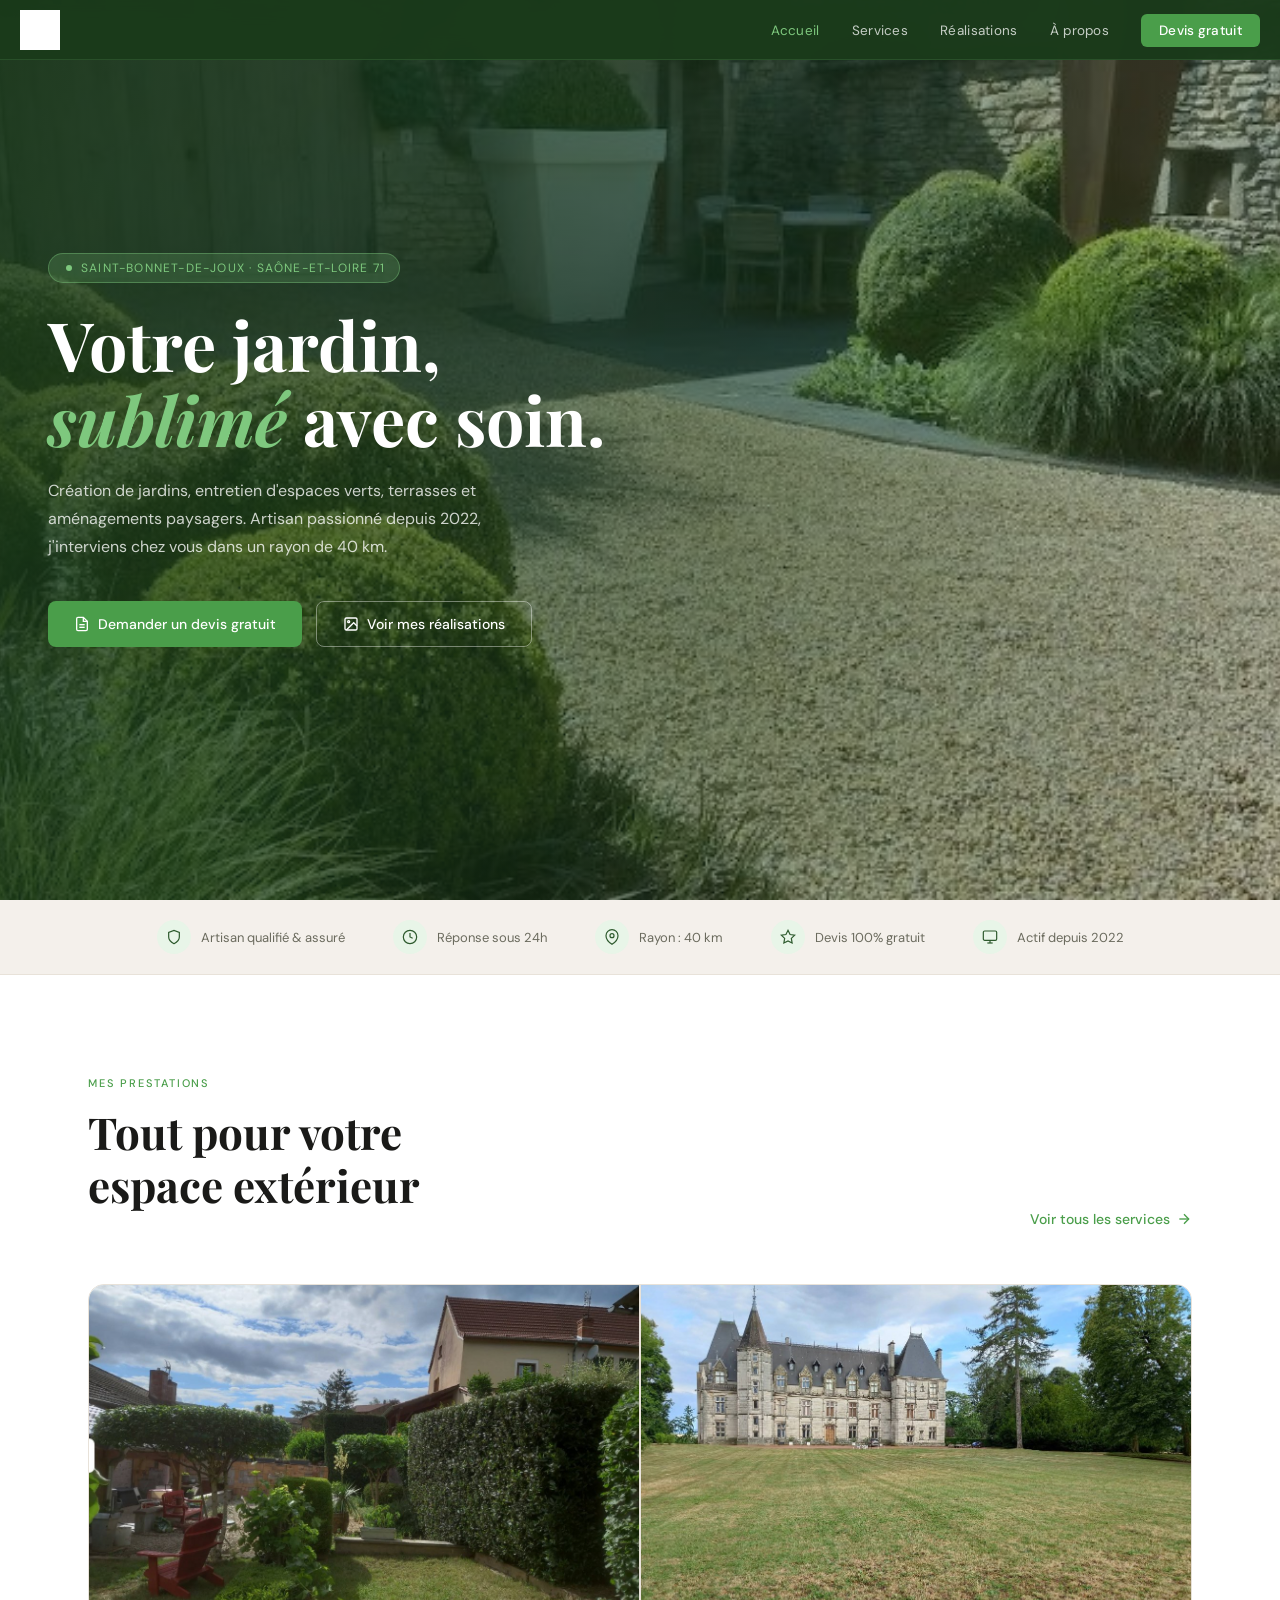
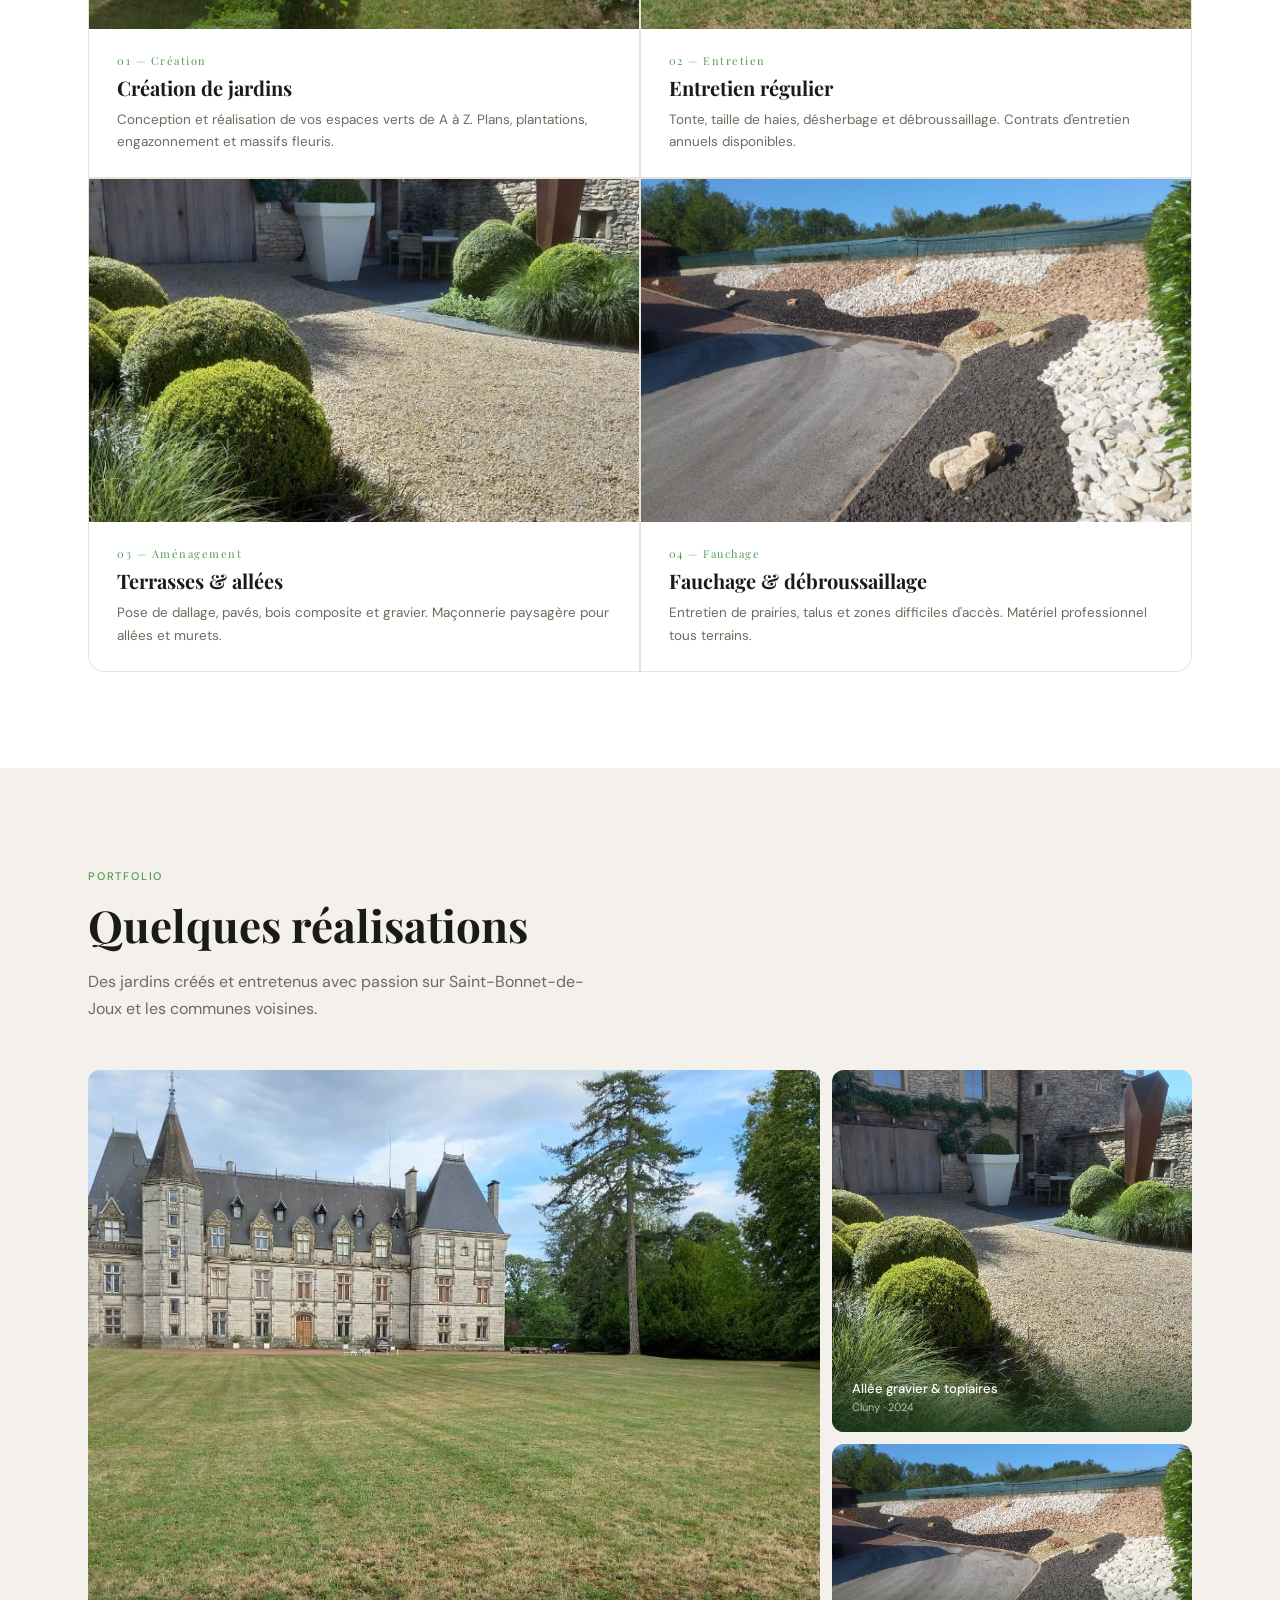
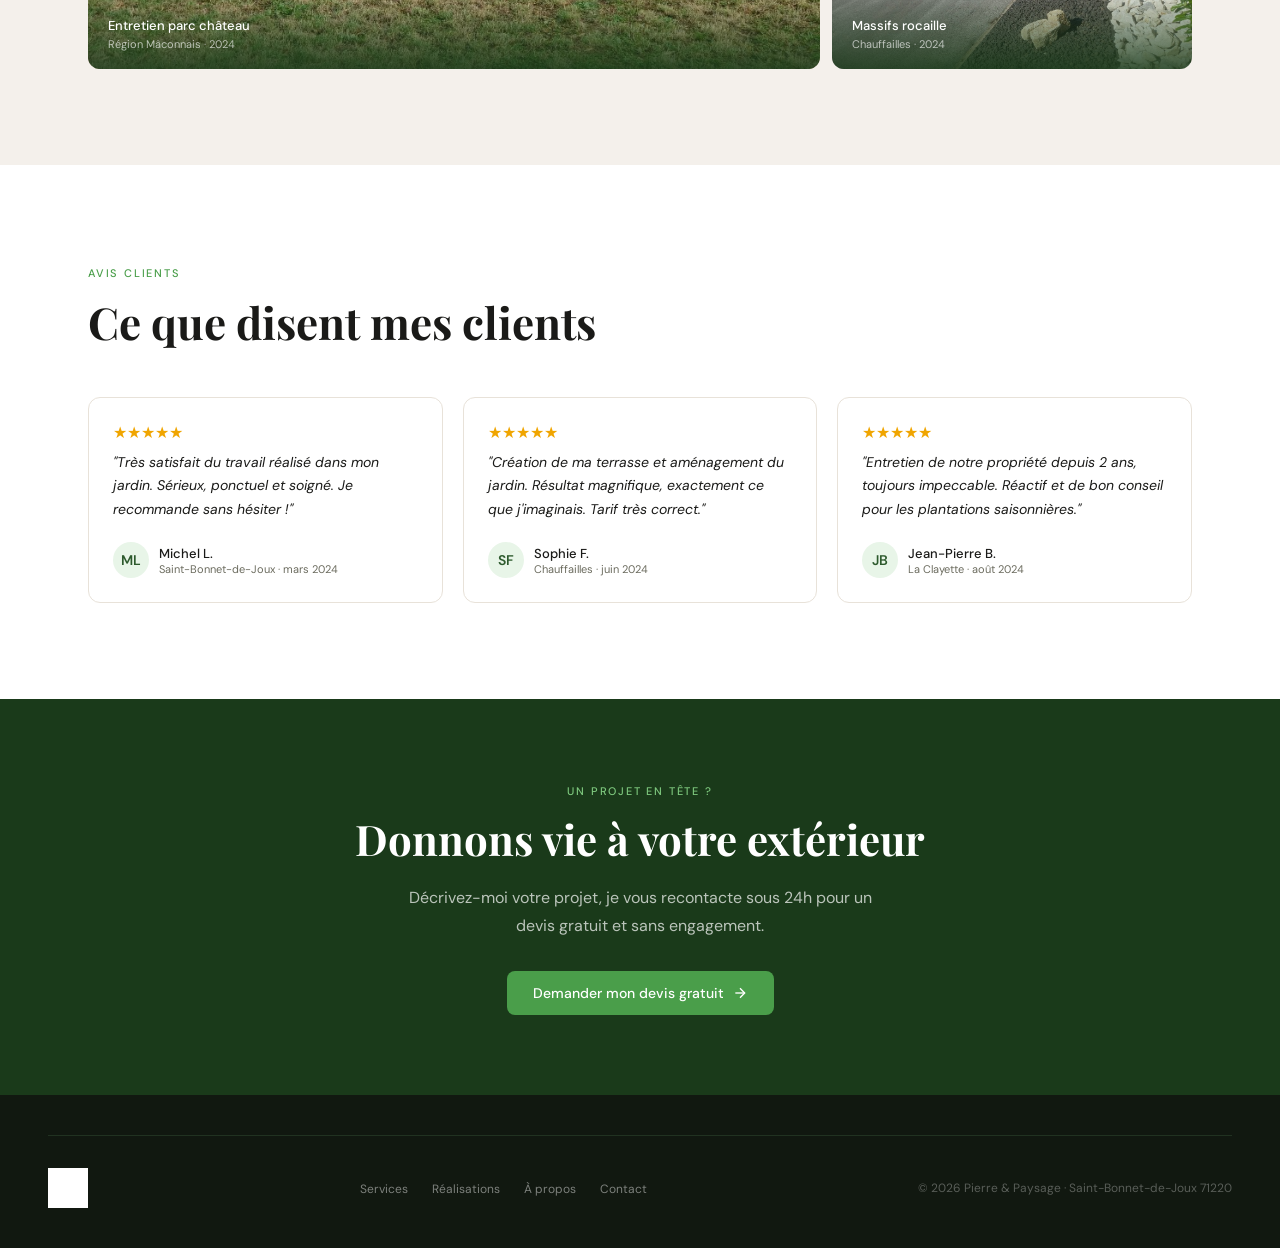
<file: index.html>
<!DOCTYPE html>
<html lang="fr">
<head>
<meta charset="UTF-8">
<meta name="viewport" content="width=device-width, initial-scale=1.0">
<title>Pierre & Paysage – Paysagiste à Saint-Bonnet-de-Joux (71)</title>
<link rel="preconnect" href="https://fonts.googleapis.com">
<link href="https://fonts.googleapis.com/css2?family=Playfair+Display:ital,wght@0,400;0,700;1,400&family=DM+Sans:wght@300;400;500&display=swap" rel="stylesheet">
<link rel="stylesheet" href="style.css">
</head>
<body>

<nav>
  <a href="index.html" class="nav-logo"><img src="assets/logo.jpg" alt="Pierre & Paysage"></a>
  <button class="hamburger" id="hamburger" aria-label="Menu"><span></span><span></span><span></span></button>
  <ul class="nav-links" id="navLinks"><li><a href="index.html" class="active">Accueil</a></li><li><a href="services.html">Services</a></li><li><a href="realisations.html">Réalisations</a></li><li><a href="apropos.html">À propos</a></li><li><a href="contact.html" class="nav-cta">Devis gratuit</a></li></ul>
</nav>

<!-- ===== ACCUEIL ===== -->
<div class="page" id="page-accueil">
  <section class="hero">
    <div class="hero-bg" style="background-image:url('assets/photo1.jpg')"></div>
    <div class="hero-overlay"></div>
    <div class="hero-content">
      <div class="hero-badge"><svg width="12" height="12" viewBox="0 0 12 12" fill="currentColor"><circle cx="6" cy="6" r="3"/></svg> Saint-Bonnet-de-Joux · Saône-et-Loire 71</div>
      <h1>Votre jardin,<br><em>sublimé</em> avec soin.</h1>
      <p class="hero-desc">Création de jardins, entretien d'espaces verts, terrasses et aménagements paysagers. Artisan passionné depuis 2022, j'interviens chez vous dans un rayon de 40 km.</p>
      <div class="hero-btns">
        <a href="contact.html" class="btn btn-green"><svg width="16" height="16" viewBox="0 0 24 24" fill="none" stroke="currentColor" stroke-width="2"><path d="M14 2H6a2 2 0 0 0-2 2v16a2 2 0 0 0 2 2h12a2 2 0 0 0 2-2V8z"/><polyline points="14 2 14 8 20 8"/><line x1="16" y1="13" x2="8" y2="13"/><line x1="16" y1="17" x2="8" y2="17"/></svg> Demander un devis gratuit</a>
        <a href="realisations.html" class="btn btn-outline"><svg width="16" height="16" viewBox="0 0 24 24" fill="none" stroke="currentColor" stroke-width="2"><rect x="3" y="3" width="18" height="18" rx="2"/><circle cx="8.5" cy="8.5" r="1.5"/><polyline points="21 15 16 10 5 21"/></svg> Voir mes réalisations</a>
      </div>
    </div>
  </section>

  <div class="trust-bar">
    <div class="trust-inner">
      <div class="trust-item"><div class="trust-icon"><svg viewBox="0 0 24 24" stroke-width="1.8"><path d="M12 22s8-4 8-10V5l-8-3-8 3v7c0 6 8 10 8 10z"/></svg></div>Artisan qualifié &amp; assuré</div>
      <div class="trust-item"><div class="trust-icon"><svg viewBox="0 0 24 24" stroke-width="1.8"><circle cx="12" cy="12" r="10"/><polyline points="12 6 12 12 16 14"/></svg></div>Réponse sous 24h</div>
      <div class="trust-item"><div class="trust-icon"><svg viewBox="0 0 24 24" stroke-width="1.8"><path d="M21 10c0 7-9 13-9 13s-9-6-9-13a9 9 0 0 1 18 0z"/><circle cx="12" cy="10" r="3"/></svg></div>Rayon : 40 km</div>
      <div class="trust-item"><div class="trust-icon"><svg viewBox="0 0 24 24" stroke-width="1.8"><polygon points="12 2 15.09 8.26 22 9.27 17 14.14 18.18 21.02 12 17.77 5.82 21.02 7 14.14 2 9.27 8.91 8.26 12 2"/></svg></div>Devis 100% gratuit</div>
      <div class="trust-item"><div class="trust-icon"><svg viewBox="0 0 24 24" stroke-width="1.8"><rect x="2" y="3" width="20" height="14" rx="2"/><line x1="8" y1="21" x2="16" y2="21"/><line x1="12" y1="17" x2="12" y2="21"/></svg></div>Actif depuis 2022</div>
    </div>
  </div>

  <section class="section">
    <div class="services-header">
      <div><span class="tag">Mes prestations</span><h2 class="section-title">Tout pour votre<br>espace extérieur</h2></div>
      <a href="services.html" class="link-arrow">Voir tous les services <svg viewBox="0 0 24 24" fill="none" stroke="currentColor" stroke-width="2"><line x1="5" y1="12" x2="19" y2="12"/><polyline points="12 5 19 12 12 19"/></svg></a>
    </div>
    <div class="services-grid">
      <a href="services.html" class="service-card"><div class="img"><img src="assets/photo2.jpg" alt="Création de jardins"></div><div class="service-body"><div class="service-num">01 — Création</div><h3>Création de jardins</h3><p>Conception et réalisation de vos espaces verts de A à Z. Plans, plantations, engazonnement et massifs fleuris.</p></div></a>
      <a href="services.html" class="service-card"><div class="img"><img src="assets/photo3.jpg" alt="Entretien"></div><div class="service-body"><div class="service-num">02 — Entretien</div><h3>Entretien régulier</h3><p>Tonte, taille de haies, désherbage et débroussaillage. Contrats d'entretien annuels disponibles.</p></div></a>
      <a href="services.html" class="service-card"><div class="img"><img src="assets/photo1.jpg" alt="Terrasses"></div><div class="service-body"><div class="service-num">03 — Aménagement</div><h3>Terrasses &amp; allées</h3><p>Pose de dallage, pavés, bois composite et gravier. Maçonnerie paysagère pour allées et murets.</p></div></a>
      <a href="services.html" class="service-card"><div class="img"><img src="assets/photo4.jpg" alt="Fauchage"></div><div class="service-body"><div class="service-num">04 — Fauchage</div><h3>Fauchage &amp; débroussaillage</h3><p>Entretien de prairies, talus et zones difficiles d'accès. Matériel professionnel tous terrains.</p></div></a>
    </div>
  </section>

  <section style="background:var(--stone);">
    <div class="section">
      <span class="tag">Portfolio</span>
      <h2 class="section-title">Quelques réalisations</h2>
      <p class="section-sub">Des jardins créés et entretenus avec passion sur Saint-Bonnet-de-Joux et les communes voisines.</p>
      <div class="real-grid">
        <a href="realisations.html" class="real-item feat"><img src="assets/photo3.jpg" alt="Entretien parc château"><div class="real-label"><span>Entretien parc château</span><small>Région Mâconnais · 2024</small></div></a>
        <a href="realisations.html" class="real-item"><img src="assets/photo1.jpg" alt="Allée gravier"><div class="real-label"><span>Allée gravier &amp; topiaires</span><small>Cluny · 2024</small></div></a>
        <a href="realisations.html" class="real-item"><img src="assets/photo4.jpg" alt="Massifs rocaille"><div class="real-label"><span>Massifs rocaille</span><small>Chauffailles · 2024</small></div></a>
      </div>
    </div>
  </section>

  <section class="section">
    <span class="tag">Avis clients</span>
    <h2 class="section-title">Ce que disent mes clients</h2>
    <div class="avis-grid">
      <div class="avis-card"><div class="stars">★★★★★</div><p>"Très satisfait du travail réalisé dans mon jardin. Sérieux, ponctuel et soigné. Je recommande sans hésiter !"</p><div class="avis-author"><div class="avis-avatar">ML</div><div><div class="avis-name">Michel L.</div><div class="avis-date">Saint-Bonnet-de-Joux · mars 2024</div></div></div></div>
      <div class="avis-card"><div class="stars">★★★★★</div><p>"Création de ma terrasse et aménagement du jardin. Résultat magnifique, exactement ce que j'imaginais. Tarif très correct."</p><div class="avis-author"><div class="avis-avatar">SF</div><div><div class="avis-name">Sophie F.</div><div class="avis-date">Chauffailles · juin 2024</div></div></div></div>
      <div class="avis-card"><div class="stars">★★★★★</div><p>"Entretien de notre propriété depuis 2 ans, toujours impeccable. Réactif et de bon conseil pour les plantations saisonnières."</p><div class="avis-author"><div class="avis-avatar">JB</div><div><div class="avis-name">Jean-Pierre B.</div><div class="avis-date">La Clayette · août 2024</div></div></div></div>
    </div>
  </section>

  <div class="cta"><div class="inner"><span class="tag">Un projet en tête ?</span><h2>Donnons vie à votre extérieur</h2><p>Décrivez-moi votre projet, je vous recontacte sous 24h pour un devis gratuit et sans engagement.</p><a href="contact.html" class="btn btn-green">Demander mon devis gratuit <svg width="16" height="16" viewBox="0 0 24 24" fill="none" stroke="currentColor" stroke-width="2"><line x1="5" y1="12" x2="19" y2="12"/><polyline points="12 5 19 12 12 19"/></svg></a></div></div>
</div>

<footer>
  <div class="footer-inner">
    <img src="assets/logo.jpg" alt="Pierre & Paysage">
    <ul class="footer-links"><li><a href="services.html">Services</a></li><li><a href="realisations.html">Réalisations</a></li><li><a href="apropos.html">À propos</a></li><li><a href="contact.html">Contact</a></li></ul>
    <div class="footer-copy">© 2026 Pierre &amp; Paysage · Saint-Bonnet-de-Joux 71220</div>
  </div>
</footer>

<script src="script.js"></script>
</body>
</html>
</file>
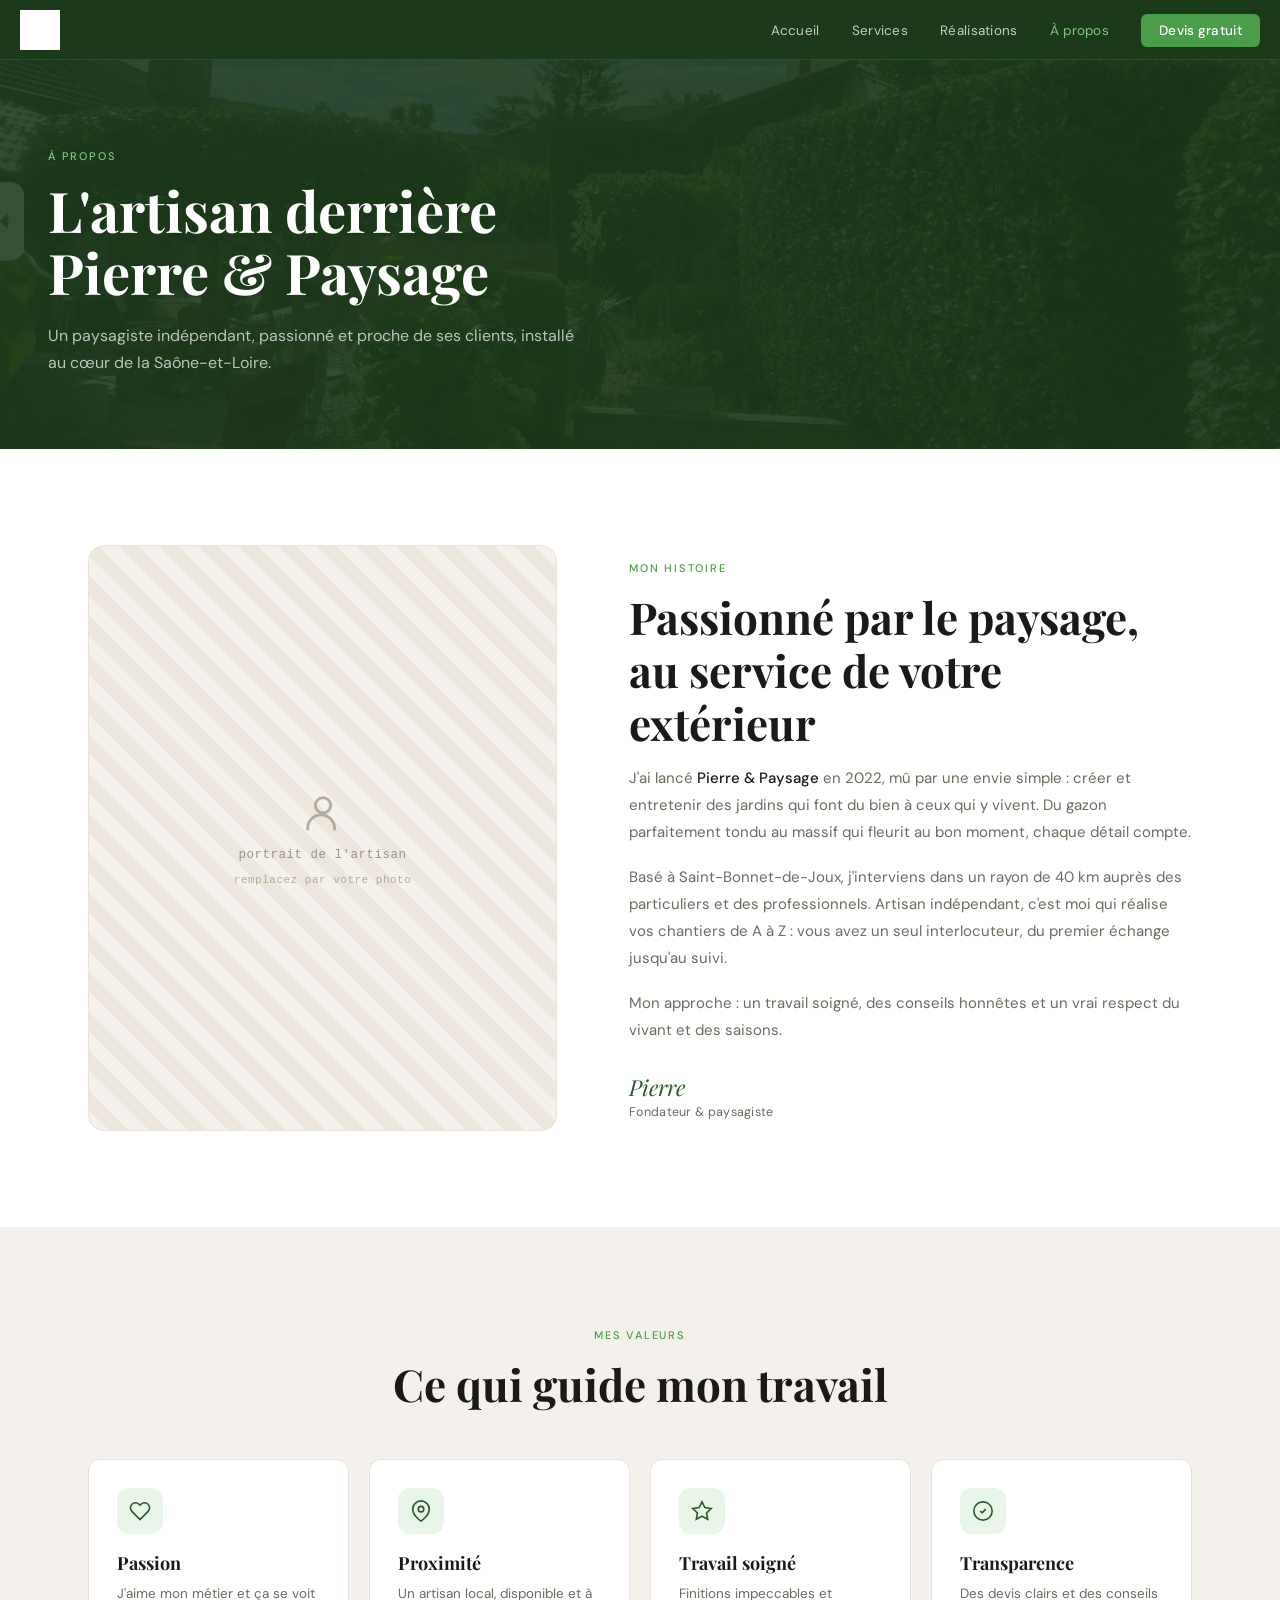
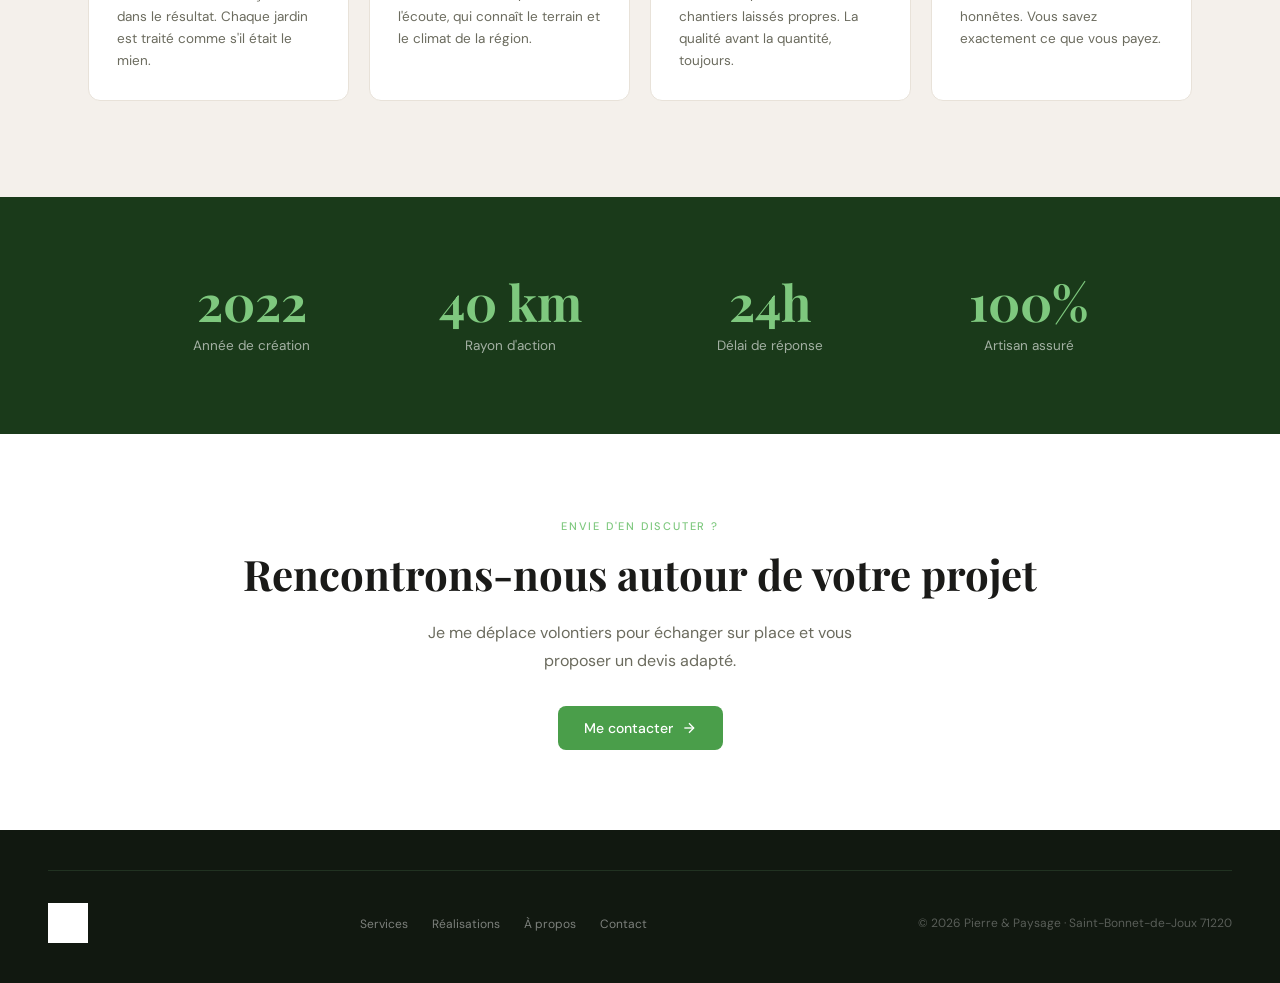
<file: apropos.html>
<!DOCTYPE html>
<html lang="fr">
<head>
<meta charset="UTF-8">
<meta name="viewport" content="width=device-width, initial-scale=1.0">
<title>À propos – Pierre & Paysage – Paysagiste à Saint-Bonnet-de-Joux (71)</title>
<link rel="preconnect" href="https://fonts.googleapis.com">
<link href="https://fonts.googleapis.com/css2?family=Playfair+Display:ital,wght@0,400;0,700;1,400&family=DM+Sans:wght@300;400;500&display=swap" rel="stylesheet">
<link rel="stylesheet" href="style.css">
</head>
<body>

<nav>
  <a href="index.html" class="nav-logo"><img src="assets/logo.jpg" alt="Pierre & Paysage"></a>
  <button class="hamburger" id="hamburger" aria-label="Menu"><span></span><span></span><span></span></button>
  <ul class="nav-links" id="navLinks"><li><a href="index.html">Accueil</a></li><li><a href="services.html">Services</a></li><li><a href="realisations.html">Réalisations</a></li><li><a href="apropos.html" class="active">À propos</a></li><li><a href="contact.html" class="nav-cta">Devis gratuit</a></li></ul>
</nav>

<!-- ===== A PROPOS ===== -->
<div class="page" id="page-apropos">
  <div class="page-header"><div class="bg" style="background-image:url('assets/photo2.jpg')"></div><div class="inner"><span class="tag">À propos</span><h1>L'artisan derrière<br>Pierre &amp; Paysage</h1><p>Un paysagiste indépendant, passionné et proche de ses clients, installé au cœur de la Saône-et-Loire.</p></div></div>
  <section class="section about">
    <div class="media"><div class="portrait"><svg width="46" height="46" viewBox="0 0 24 24" fill="none" stroke-width="1.5"><circle cx="12" cy="8" r="4"/><path d="M4 21v-1a7 7 0 0 1 14 0v1"/></svg><span class="mono">portrait de l'artisan</span><span class="mono sm">remplacez par votre photo</span></div></div>
    <div class="body"><span class="tag">Mon histoire</span><h2 class="section-title">Passionné par le paysage, au service de votre extérieur</h2><p>J'ai lancé <strong>Pierre &amp; Paysage</strong> en 2022, mû par une envie simple : créer et entretenir des jardins qui font du bien à ceux qui y vivent. Du gazon parfaitement tondu au massif qui fleurit au bon moment, chaque détail compte.</p><p>Basé à Saint-Bonnet-de-Joux, j'interviens dans un rayon de 40 km auprès des particuliers et des professionnels. Artisan indépendant, c'est moi qui réalise vos chantiers de A à Z : vous avez un seul interlocuteur, du premier échange jusqu'au suivi.</p><p style="margin-bottom:1.75rem;">Mon approche : un travail soigné, des conseils honnêtes et un vrai respect du vivant et des saisons.</p><div class="signature">Pierre</div><div class="sig-role">Fondateur &amp; paysagiste</div></div>
  </section>
  <section style="background:var(--stone);"><div class="section center"><span class="tag">Mes valeurs</span><h2 class="section-title">Ce qui guide mon travail</h2><div class="cards4" style="margin-top:3rem;text-align:left;">
    <div class="pcard"><div class="vicon"><svg viewBox="0 0 24 24" stroke-width="1.8"><path d="M20.84 4.61a5.5 5.5 0 0 0-7.78 0L12 5.67l-1.06-1.06a5.5 5.5 0 0 0-7.78 7.78l1.06 1.06L12 21.23l7.78-7.78 1.06-1.06a5.5 5.5 0 0 0 0-7.78z"/></svg></div><h3>Passion</h3><p>J'aime mon métier et ça se voit dans le résultat. Chaque jardin est traité comme s'il était le mien.</p></div>
    <div class="pcard"><div class="vicon"><svg viewBox="0 0 24 24" stroke-width="1.8"><path d="M21 10c0 7-9 13-9 13s-9-6-9-13a9 9 0 0 1 18 0z"/><circle cx="12" cy="10" r="3"/></svg></div><h3>Proximité</h3><p>Un artisan local, disponible et à l'écoute, qui connaît le terrain et le climat de la région.</p></div>
    <div class="pcard"><div class="vicon"><svg viewBox="0 0 24 24" stroke-width="1.8"><polygon points="12 2 15.09 8.26 22 9.27 17 14.14 18.18 21.02 12 17.77 5.82 21.02 7 14.14 2 9.27 8.91 8.26 12 2"/></svg></div><h3>Travail soigné</h3><p>Finitions impeccables et chantiers laissés propres. La qualité avant la quantité, toujours.</p></div>
    <div class="pcard"><div class="vicon"><svg viewBox="0 0 24 24" stroke-width="1.8"><path d="M9 12l2 2 4-4"/><circle cx="12" cy="12" r="10"/></svg></div><h3>Transparence</h3><p>Des devis clairs et des conseils honnêtes. Vous savez exactement ce que vous payez.</p></div>
  </div></div></section>
  <section class="cta"><div class="stats"><div><div class="stat-num" style="color:var(--green-accent);">2022</div><div class="stat-lbl" style="color:rgba(255,255,255,0.6);">Année de création</div></div><div><div class="stat-num" style="color:var(--green-accent);">40 km</div><div class="stat-lbl" style="color:rgba(255,255,255,0.6);">Rayon d'action</div></div><div><div class="stat-num" style="color:var(--green-accent);">24h</div><div class="stat-lbl" style="color:rgba(255,255,255,0.6);">Délai de réponse</div></div><div><div class="stat-num" style="color:var(--green-accent);">100%</div><div class="stat-lbl" style="color:rgba(255,255,255,0.6);">Artisan assuré</div></div></div></section>
  <div class="cta" style="background:#fff;"><div class="inner"><span class="tag">Envie d'en discuter ?</span><h2 style="color:var(--text);">Rencontrons-nous autour de votre projet</h2><p style="color:var(--text-muted);">Je me déplace volontiers pour échanger sur place et vous proposer un devis adapté.</p><a href="contact.html" class="btn btn-green">Me contacter <svg width="16" height="16" viewBox="0 0 24 24" fill="none" stroke="currentColor" stroke-width="2"><line x1="5" y1="12" x2="19" y2="12"/><polyline points="12 5 19 12 12 19"/></svg></a></div></div>
</div>

<footer>
  <div class="footer-inner">
    <img src="assets/logo.jpg" alt="Pierre & Paysage">
    <ul class="footer-links"><li><a href="services.html">Services</a></li><li><a href="realisations.html">Réalisations</a></li><li><a href="apropos.html">À propos</a></li><li><a href="contact.html">Contact</a></li></ul>
    <div class="footer-copy">© 2026 Pierre &amp; Paysage · Saint-Bonnet-de-Joux 71220</div>
  </div>
</footer>

<script src="script.js"></script>
</body>
</html>
</file>
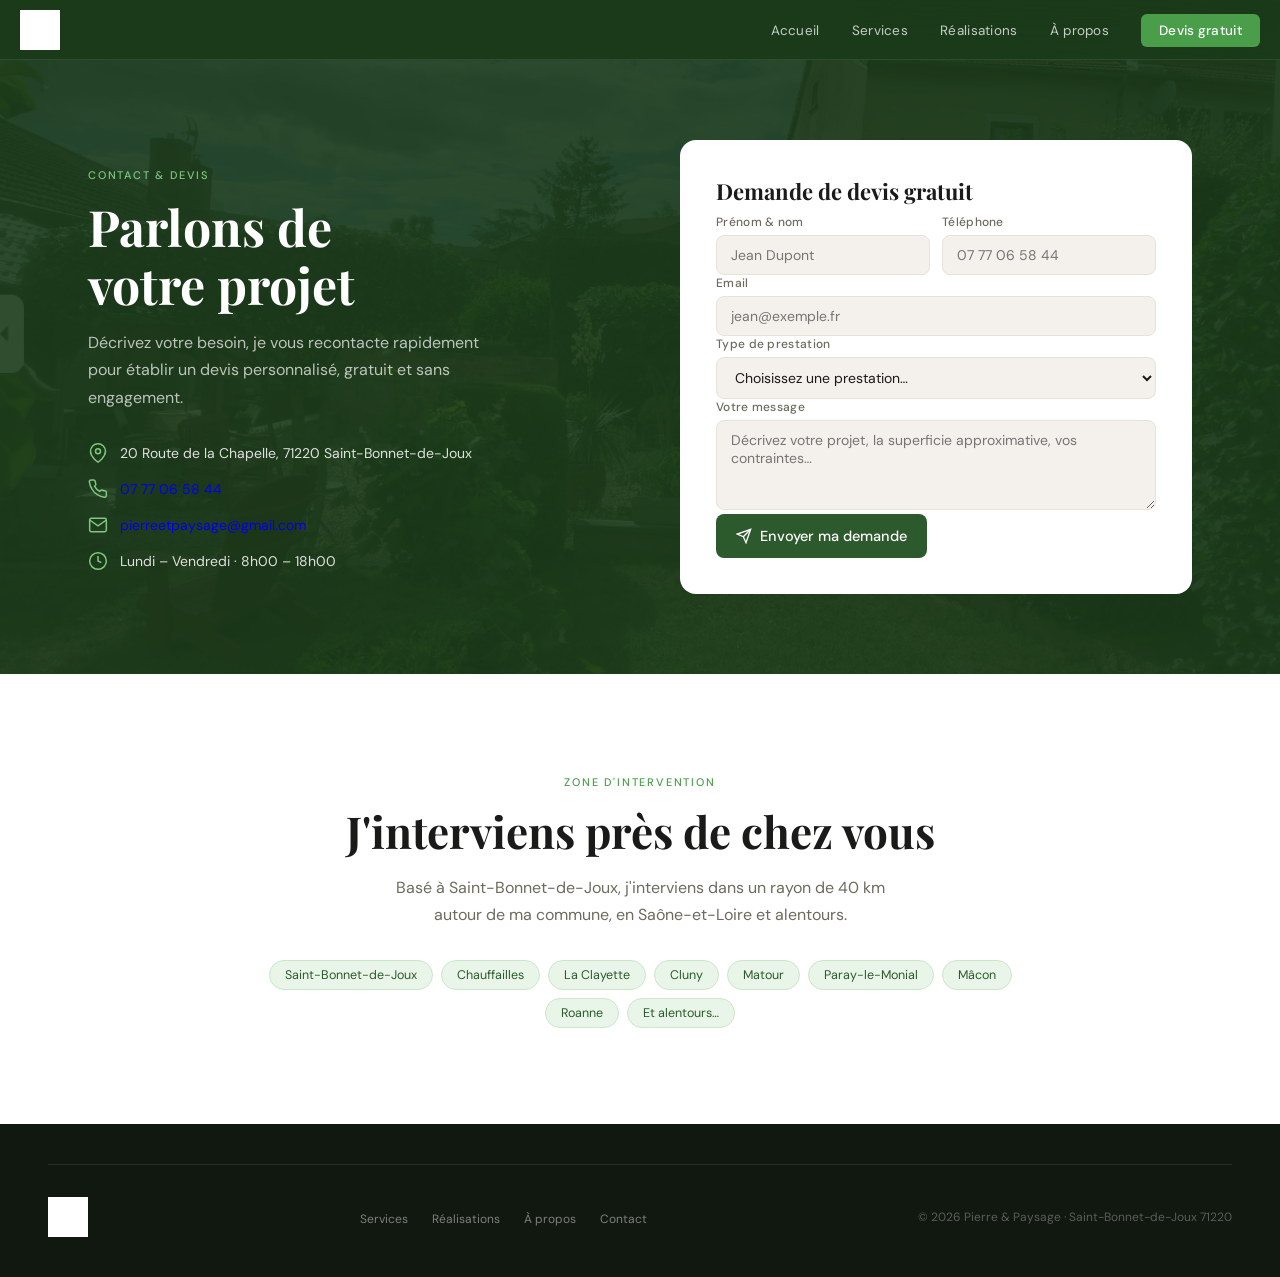
<file: contact.html>
<!DOCTYPE html>
<html lang="fr">
<head>
<meta charset="UTF-8">
<meta name="viewport" content="width=device-width, initial-scale=1.0">
<title>Contact & devis – Pierre & Paysage – Paysagiste à Saint-Bonnet-de-Joux (71)</title>
<link rel="preconnect" href="https://fonts.googleapis.com">
<link href="https://fonts.googleapis.com/css2?family=Playfair+Display:ital,wght@0,400;0,700;1,400&family=DM+Sans:wght@300;400;500&display=swap" rel="stylesheet">
<link rel="stylesheet" href="style.css">
</head>
<body>

<nav>
  <a href="index.html" class="nav-logo"><img src="assets/logo.jpg" alt="Pierre & Paysage"></a>
  <button class="hamburger" id="hamburger" aria-label="Menu"><span></span><span></span><span></span></button>
  <ul class="nav-links" id="navLinks"><li><a href="index.html">Accueil</a></li><li><a href="services.html">Services</a></li><li><a href="realisations.html">Réalisations</a></li><li><a href="apropos.html">À propos</a></li><li><a href="contact.html" class="nav-cta">Devis gratuit</a></li></ul>
</nav>

<!-- ===== CONTACT ===== -->
<div class="page" id="page-contact">
  <div class="contact-wrap" style="background-image:url('assets/photo2.jpg')">
    <div class="ov"></div>
    <div class="contact-grid">
      <div class="contact-left">
        <span class="tag">Contact &amp; devis</span>
        <h1>Parlons de<br>votre projet</h1>
        <p>Décrivez votre besoin, je vous recontacte rapidement pour établir un devis personnalisé, gratuit et sans engagement.</p>
        <div class="contact-list">
          <div class="contact-item"><svg viewBox="0 0 24 24" stroke-width="1.8"><path d="M21 10c0 7-9 13-9 13s-9-6-9-13a9 9 0 0 1 18 0z"/><circle cx="12" cy="10" r="3"/></svg>20 Route de la Chapelle, 71220 Saint-Bonnet-de-Joux</div>
          <div class="contact-item"><svg viewBox="0 0 24 24" stroke-width="1.8"><path d="M22 16.92v3a2 2 0 0 1-2.18 2 19.79 19.79 0 0 1-8.63-3.07A19.5 19.5 0 0 1 4.69 12a19.79 19.79 0 0 1-3.07-8.67A2 2 0 0 1 3.6 1.18h3a2 2 0 0 1 2 1.72c.127.96.361 1.903.7 2.81a2 2 0 0 1-.45 2.11L7.91 8.91a16 16 0 0 0 6 6l1.27-.95a2 2 0 0 1 2.11-.45c.907.339 1.85.573 2.81.7A2 2 0 0 1 22 16.92z"/></svg><a href="tel:+33777065844">07 77 06 58 44</a></div>
          <div class="contact-item"><svg viewBox="0 0 24 24" stroke-width="1.8"><path d="M4 4h16a2 2 0 0 1 2 2v12a2 2 0 0 1-2 2H4a2 2 0 0 1-2-2V6a2 2 0 0 1 2-2z"/><polyline points="22,6 12,13 2,6"/></svg><a href="mailto:pierreetpaysage@gmail.com">pierreetpaysage@gmail.com</a></div>
          <div class="contact-item"><svg viewBox="0 0 24 24" stroke-width="1.8"><circle cx="12" cy="12" r="10"/><polyline points="12 6 12 12 16 14"/></svg>Lundi – Vendredi · 8h00 – 18h00</div>
        </div>
      </div>
      <div class="devis-form" id="formWrap">
        <form id="devisForm">
          <div class="form-title">Demande de devis gratuit</div>
          <div class="form-grid">
            <div class="form-group"><label>Prénom &amp; nom</label><input type="text" placeholder="Jean Dupont" required></div>
            <div class="form-group"><label>Téléphone</label><input type="tel" placeholder="07 77 06 58 44"></div>
          </div>
          <div class="form-group"><label>Email</label><input type="email" placeholder="jean@exemple.fr" required></div>
          <div class="form-group"><label>Type de prestation</label><select><option value="">Choisissez une prestation…</option><option>Création de jardin</option><option>Entretien régulier</option><option>Terrasse / allée</option><option>Fauchage / débroussaillage</option><option>Autre</option></select></div>
          <div class="form-group"><label>Votre message</label><textarea placeholder="Décrivez votre projet, la superficie approximative, vos contraintes…"></textarea></div>
          <button type="submit" class="btn-submit"><svg width="16" height="16" viewBox="0 0 24 24" fill="none" stroke="currentColor" stroke-width="2"><line x1="22" y1="2" x2="11" y2="13"/><polygon points="22 2 15 22 11 13 2 9 22 2"/></svg> Envoyer ma demande</button>
        </form>
      </div>
    </div>
  </div>
  <section class="section center">
    <span class="tag">Zone d'intervention</span>
    <h2 class="section-title">J'interviens près de chez vous</h2>
    <p class="section-sub">Basé à Saint-Bonnet-de-Joux, j'interviens dans un rayon de 40 km autour de ma commune, en Saône-et-Loire et alentours.</p>
    <div class="ville-pills" style="margin-top:2rem;">
      <span class="ville-pill">Saint-Bonnet-de-Joux</span><span class="ville-pill">Chauffailles</span><span class="ville-pill">La Clayette</span><span class="ville-pill">Cluny</span><span class="ville-pill">Matour</span><span class="ville-pill">Paray-le-Monial</span><span class="ville-pill">Mâcon</span><span class="ville-pill">Roanne</span><span class="ville-pill">Et alentours…</span>
    </div>
  </section>
</div>

<footer>
  <div class="footer-inner">
    <img src="assets/logo.jpg" alt="Pierre & Paysage">
    <ul class="footer-links"><li><a href="services.html">Services</a></li><li><a href="realisations.html">Réalisations</a></li><li><a href="apropos.html">À propos</a></li><li><a href="contact.html">Contact</a></li></ul>
    <div class="footer-copy">© 2026 Pierre &amp; Paysage · Saint-Bonnet-de-Joux 71220</div>
  </div>
</footer>

<script src="script.js"></script>
</body>
</html>
</file>
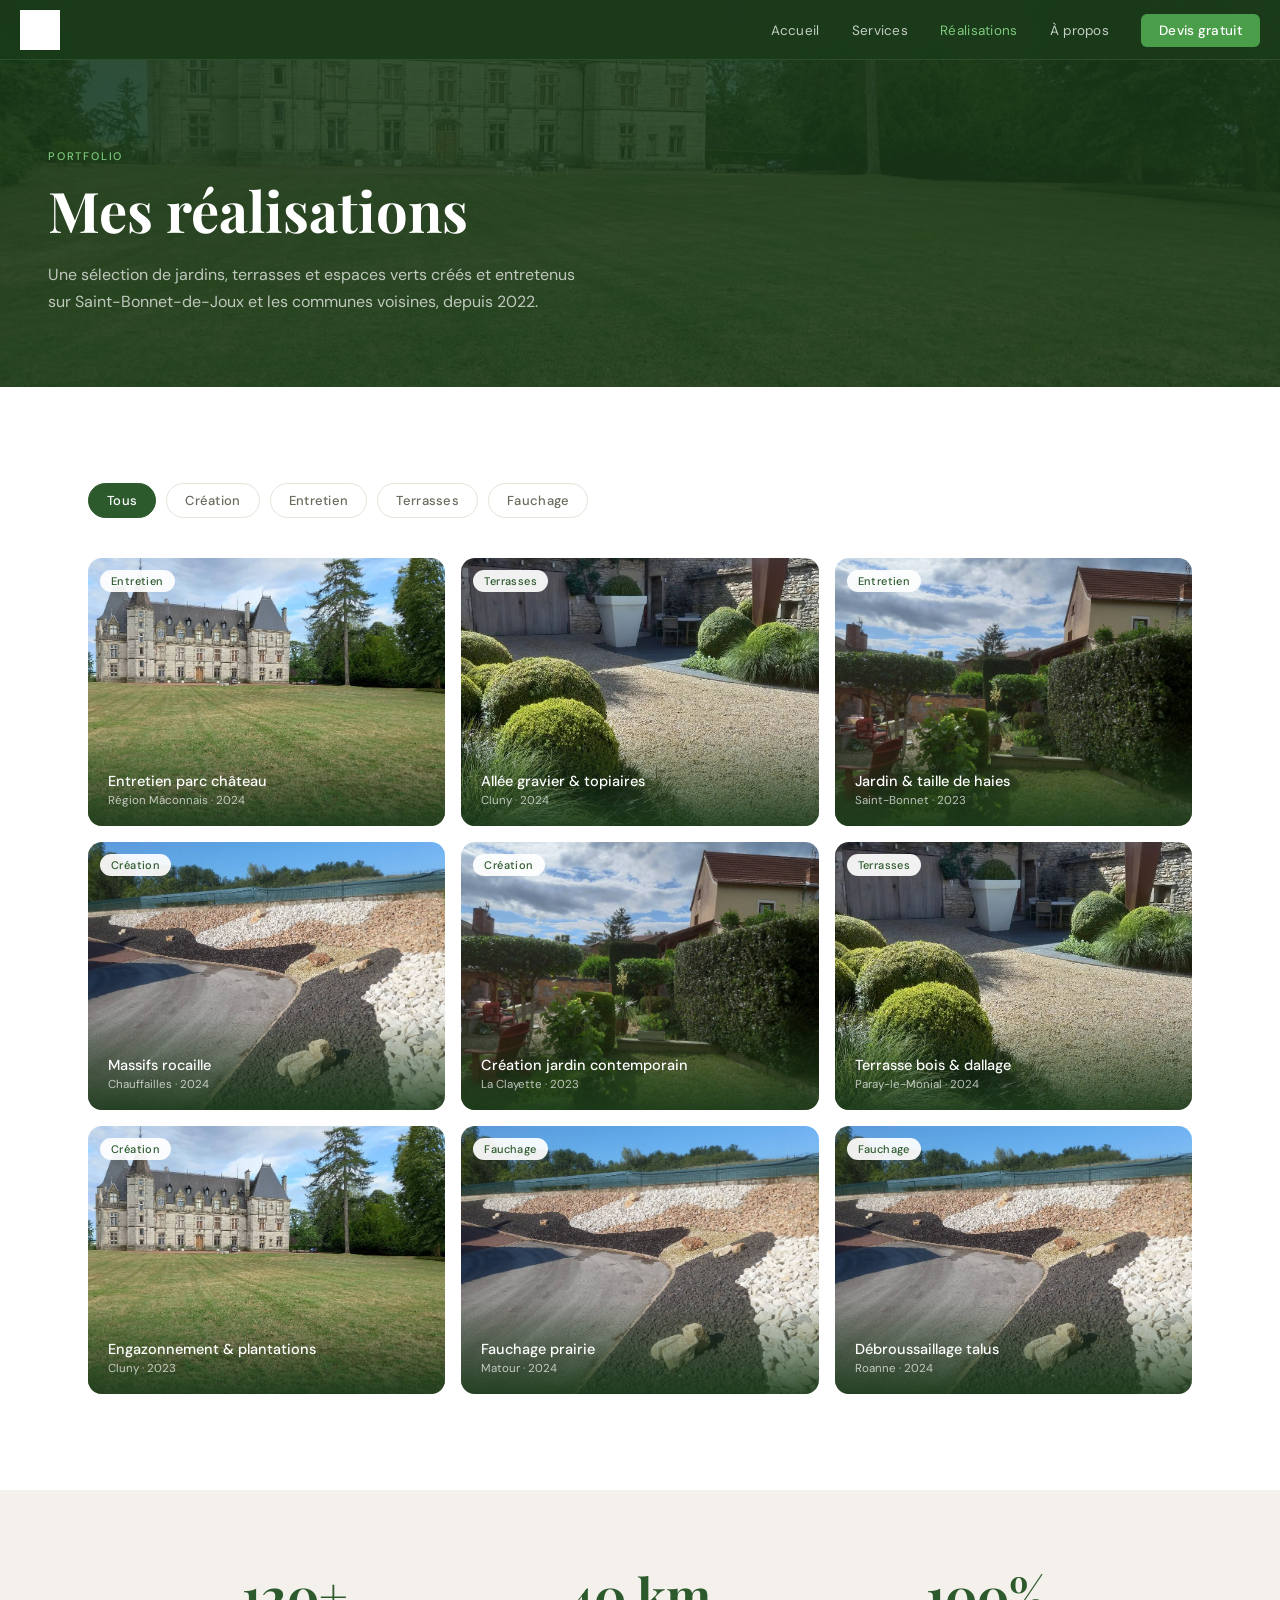
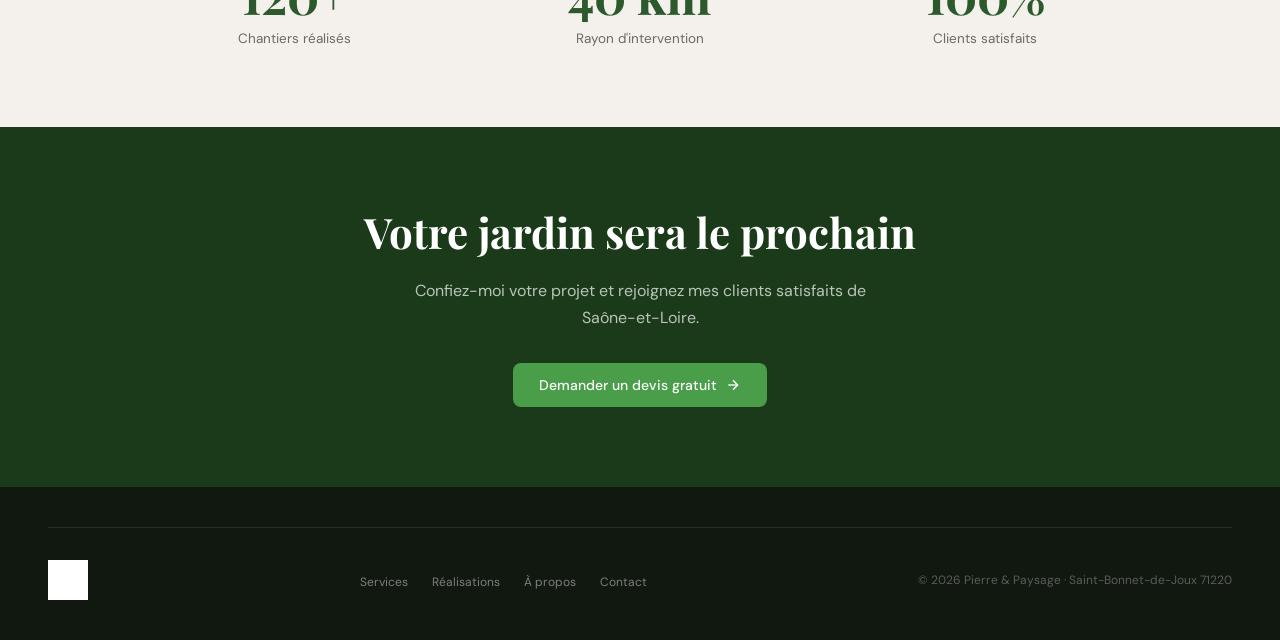
<file: realisations.html>
<!DOCTYPE html>
<html lang="fr">
<head>
<meta charset="UTF-8">
<meta name="viewport" content="width=device-width, initial-scale=1.0">
<title>Réalisations – Pierre & Paysage – Paysagiste à Saint-Bonnet-de-Joux (71)</title>
<link rel="preconnect" href="https://fonts.googleapis.com">
<link href="https://fonts.googleapis.com/css2?family=Playfair+Display:ital,wght@0,400;0,700;1,400&family=DM+Sans:wght@300;400;500&display=swap" rel="stylesheet">
<link rel="stylesheet" href="style.css">
</head>
<body>

<nav>
  <a href="index.html" class="nav-logo"><img src="assets/logo.jpg" alt="Pierre & Paysage"></a>
  <button class="hamburger" id="hamburger" aria-label="Menu"><span></span><span></span><span></span></button>
  <ul class="nav-links" id="navLinks"><li><a href="index.html">Accueil</a></li><li><a href="services.html">Services</a></li><li><a href="realisations.html" class="active">Réalisations</a></li><li><a href="apropos.html">À propos</a></li><li><a href="contact.html" class="nav-cta">Devis gratuit</a></li></ul>
</nav>

<!-- ===== REALISATIONS ===== -->
<div class="page" id="page-realisations">
  <div class="page-header"><div class="bg" style="background-image:url('assets/photo3.jpg');opacity:0.14;"></div><div class="inner"><span class="tag">Portfolio</span><h1>Mes réalisations</h1><p>Une sélection de jardins, terrasses et espaces verts créés et entretenus sur Saint-Bonnet-de-Joux et les communes voisines, depuis 2022.</p></div></div>
  <section class="section">
    <div class="filters" id="filters">
      <button class="filter active" data-cat="Tous">Tous</button>
      <button class="filter" data-cat="Création">Création</button>
      <button class="filter" data-cat="Entretien">Entretien</button>
      <button class="filter" data-cat="Terrasses">Terrasses</button>
      <button class="filter" data-cat="Fauchage">Fauchage</button>
    </div>
    <div class="gallery" id="gallery">
      <div class="gcard" data-cat="Entretien"><img src="assets/photo3.jpg" alt=""><span class="cat">Entretien</span><div class="lbl"><span>Entretien parc château</span><small>Région Mâconnais · 2024</small></div></div>
      <div class="gcard" data-cat="Terrasses"><img src="assets/photo1.jpg" alt=""><span class="cat">Terrasses</span><div class="lbl"><span>Allée gravier &amp; topiaires</span><small>Cluny · 2024</small></div></div>
      <div class="gcard" data-cat="Entretien"><img src="assets/photo2.jpg" alt=""><span class="cat">Entretien</span><div class="lbl"><span>Jardin &amp; taille de haies</span><small>Saint-Bonnet · 2023</small></div></div>
      <div class="gcard" data-cat="Création"><img src="assets/photo4.jpg" alt=""><span class="cat">Création</span><div class="lbl"><span>Massifs rocaille</span><small>Chauffailles · 2024</small></div></div>
      <div class="gcard" data-cat="Création"><img src="assets/photo2.jpg" alt=""><span class="cat">Création</span><div class="lbl"><span>Création jardin contemporain</span><small>La Clayette · 2023</small></div></div>
      <div class="gcard" data-cat="Terrasses"><img src="assets/photo1.jpg" alt=""><span class="cat">Terrasses</span><div class="lbl"><span>Terrasse bois &amp; dallage</span><small>Paray-le-Monial · 2024</small></div></div>
      <div class="gcard" data-cat="Création"><img src="assets/photo3.jpg" alt=""><span class="cat">Création</span><div class="lbl"><span>Engazonnement &amp; plantations</span><small>Cluny · 2023</small></div></div>
      <div class="gcard" data-cat="Fauchage"><img src="assets/photo4.jpg" alt=""><span class="cat">Fauchage</span><div class="lbl"><span>Fauchage prairie</span><small>Matour · 2024</small></div></div>
      <div class="gcard" data-cat="Fauchage"><img src="assets/photo4.jpg" alt=""><span class="cat">Fauchage</span><div class="lbl"><span>Débroussaillage talus</span><small>Roanne · 2024</small></div></div>
    </div>
  </section>
  <section style="background:var(--stone);"><div class="stats three"><div><div class="stat-num" style="color:var(--green-mid);">120+</div><div class="stat-lbl" style="color:var(--text-muted);">Chantiers réalisés</div></div><div><div class="stat-num" style="color:var(--green-mid);">40 km</div><div class="stat-lbl" style="color:var(--text-muted);">Rayon d'intervention</div></div><div><div class="stat-num" style="color:var(--green-mid);">100%</div><div class="stat-lbl" style="color:var(--text-muted);">Clients satisfaits</div></div></div></section>
  <div class="cta"><div class="inner"><h2>Votre jardin sera le prochain</h2><p>Confiez-moi votre projet et rejoignez mes clients satisfaits de Saône-et-Loire.</p><a href="contact.html" class="btn btn-green">Demander un devis gratuit <svg width="16" height="16" viewBox="0 0 24 24" fill="none" stroke="currentColor" stroke-width="2"><line x1="5" y1="12" x2="19" y2="12"/><polyline points="12 5 19 12 12 19"/></svg></a></div></div>
</div>

<footer>
  <div class="footer-inner">
    <img src="assets/logo.jpg" alt="Pierre & Paysage">
    <ul class="footer-links"><li><a href="services.html">Services</a></li><li><a href="realisations.html">Réalisations</a></li><li><a href="apropos.html">À propos</a></li><li><a href="contact.html">Contact</a></li></ul>
    <div class="footer-copy">© 2026 Pierre &amp; Paysage · Saint-Bonnet-de-Joux 71220</div>
  </div>
</footer>

<script src="script.js"></script>
</body>
</html>
</file>
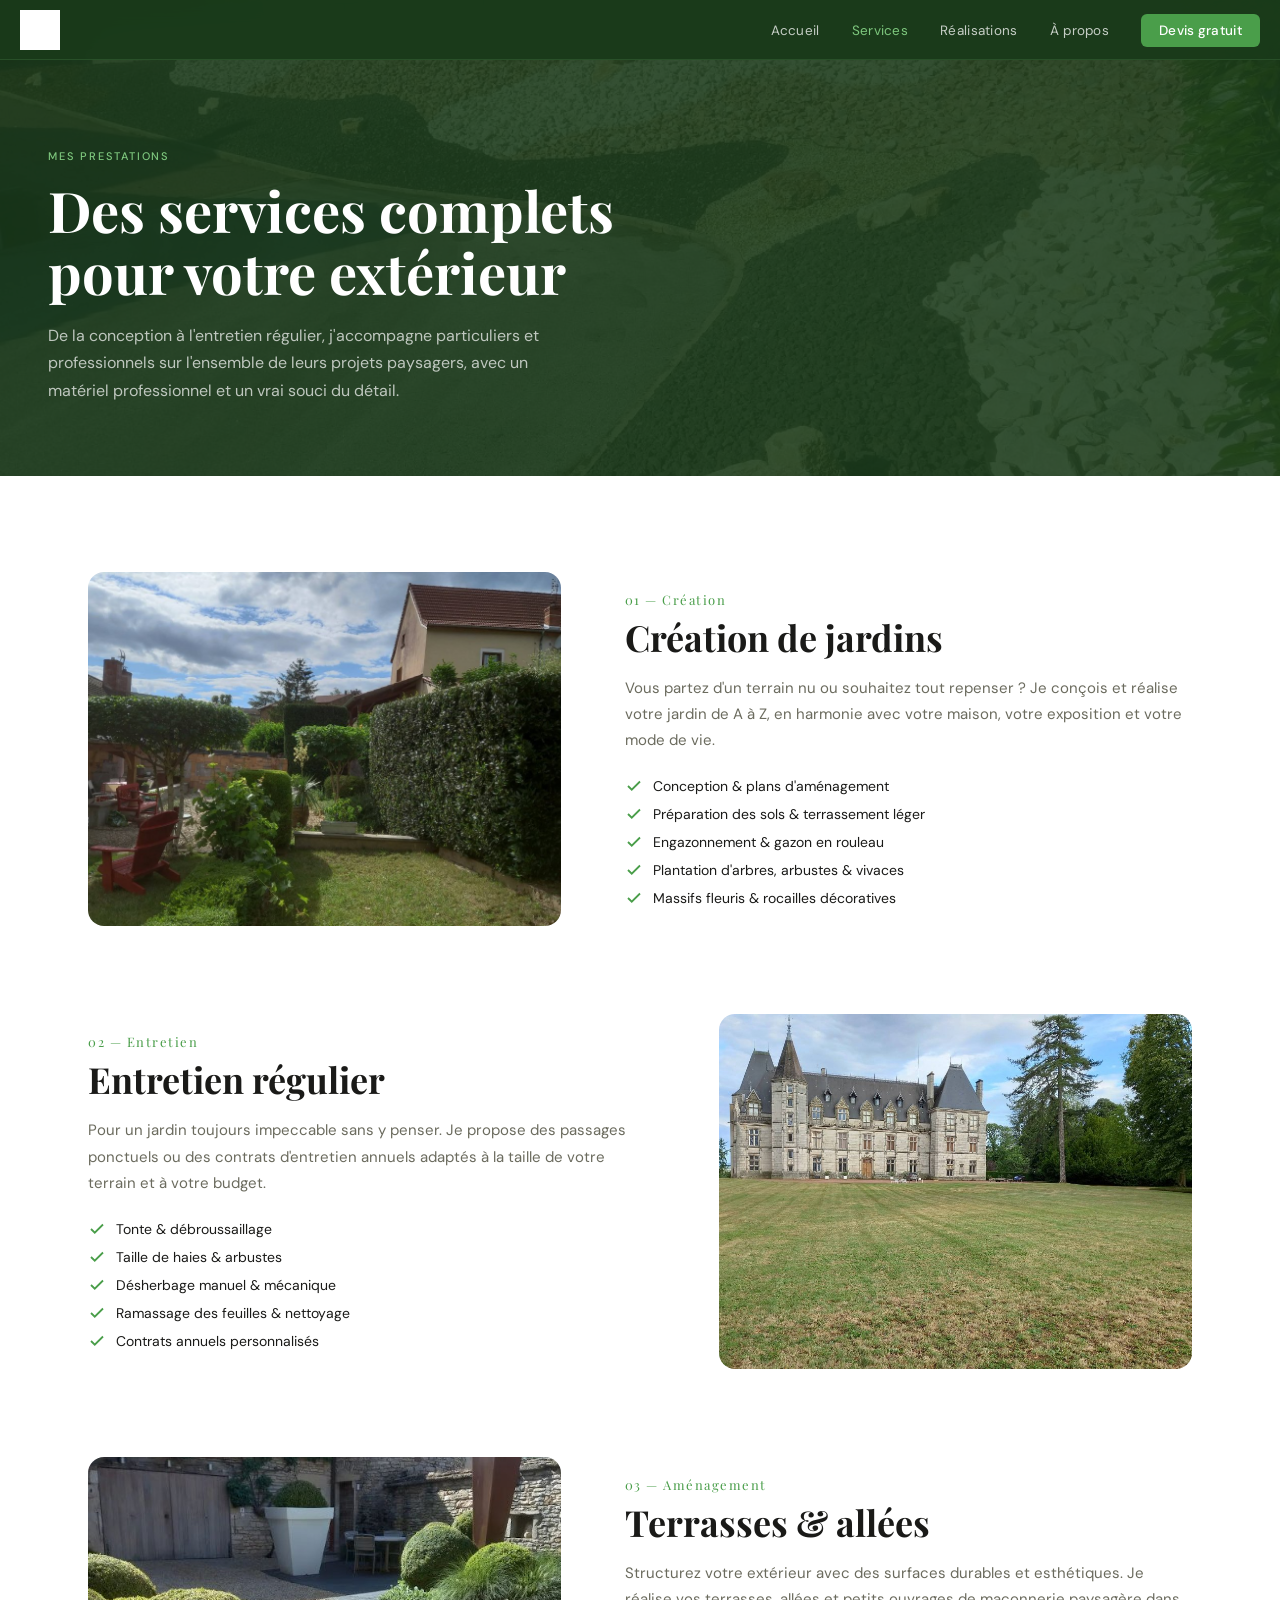
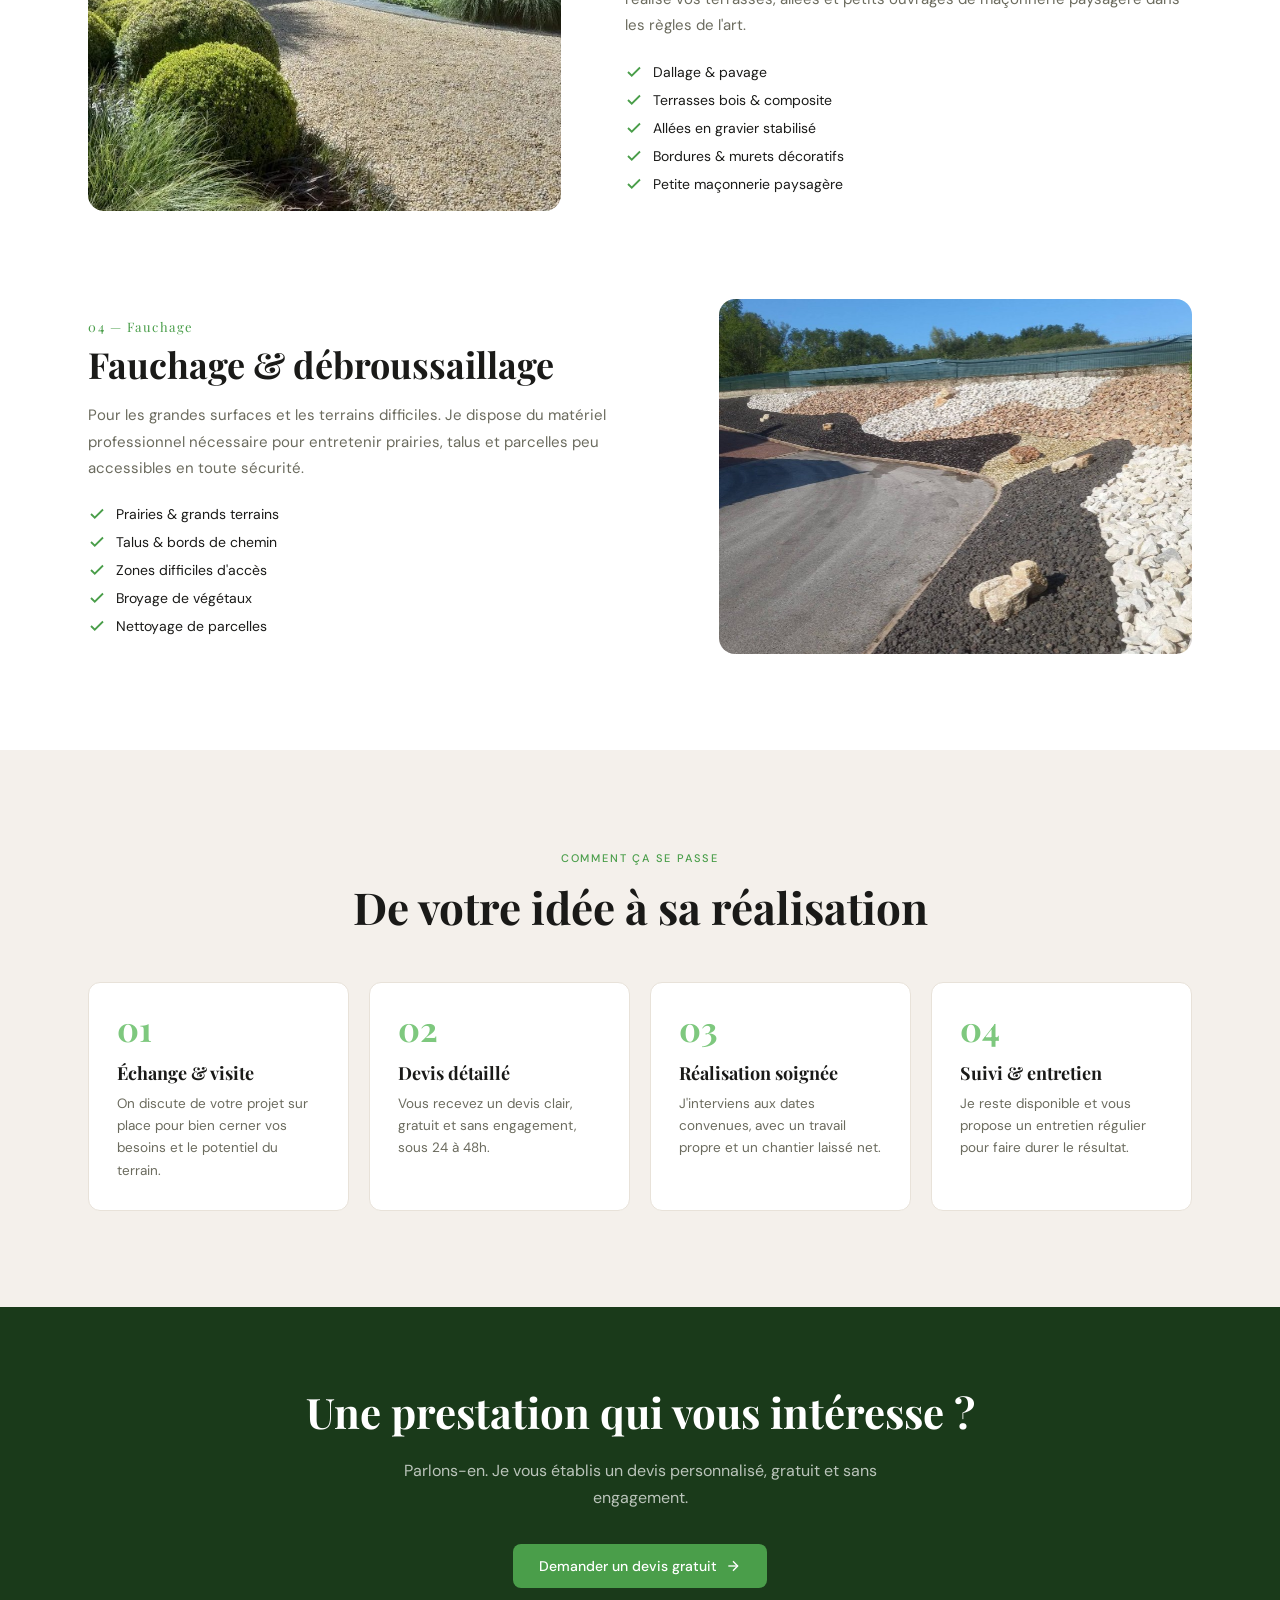
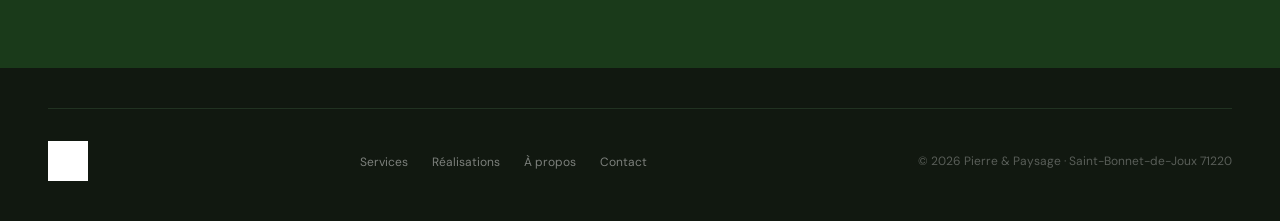
<file: services.html>
<!DOCTYPE html>
<html lang="fr">
<head>
<meta charset="UTF-8">
<meta name="viewport" content="width=device-width, initial-scale=1.0">
<title>Services – Pierre & Paysage – Paysagiste à Saint-Bonnet-de-Joux (71)</title>
<link rel="preconnect" href="https://fonts.googleapis.com">
<link href="https://fonts.googleapis.com/css2?family=Playfair+Display:ital,wght@0,400;0,700;1,400&family=DM+Sans:wght@300;400;500&display=swap" rel="stylesheet">
<link rel="stylesheet" href="style.css">
</head>
<body>

<nav>
  <a href="index.html" class="nav-logo"><img src="assets/logo.jpg" alt="Pierre & Paysage"></a>
  <button class="hamburger" id="hamburger" aria-label="Menu"><span></span><span></span><span></span></button>
  <ul class="nav-links" id="navLinks"><li><a href="index.html">Accueil</a></li><li><a href="services.html" class="active">Services</a></li><li><a href="realisations.html">Réalisations</a></li><li><a href="apropos.html">À propos</a></li><li><a href="contact.html" class="nav-cta">Devis gratuit</a></li></ul>
</nav>

<!-- ===== SERVICES ===== -->
<div class="page" id="page-services">
  <div class="page-header"><div class="bg" style="background-image:url('assets/photo4.jpg')"></div><div class="inner"><span class="tag">Mes prestations</span><h1>Des services complets<br>pour votre extérieur</h1><p>De la conception à l'entretien régulier, j'accompagne particuliers et professionnels sur l'ensemble de leurs projets paysagers, avec un matériel professionnel et un vrai souci du détail.</p></div></div>
  <section class="section">
    <div class="svc-rows">
      <div class="svc-row wide"><div class="media"><img src="assets/photo2.jpg" alt="Création de jardins"></div><div class="body"><div class="num">01 — Création</div><h2>Création de jardins</h2><p>Vous partez d'un terrain nu ou souhaitez tout repenser ? Je conçois et réalise votre jardin de A à Z, en harmonie avec votre maison, votre exposition et votre mode de vie.</p><ul class="checklist"><li><svg viewBox="0 0 24 24" stroke-width="2.4"><polyline points="20 6 9 17 4 12"/></svg>Conception &amp; plans d'aménagement</li><li><svg viewBox="0 0 24 24" stroke-width="2.4"><polyline points="20 6 9 17 4 12"/></svg>Préparation des sols &amp; terrassement léger</li><li><svg viewBox="0 0 24 24" stroke-width="2.4"><polyline points="20 6 9 17 4 12"/></svg>Engazonnement &amp; gazon en rouleau</li><li><svg viewBox="0 0 24 24" stroke-width="2.4"><polyline points="20 6 9 17 4 12"/></svg>Plantation d'arbres, arbustes &amp; vivaces</li><li><svg viewBox="0 0 24 24" stroke-width="2.4"><polyline points="20 6 9 17 4 12"/></svg>Massifs fleuris &amp; rocailles décoratives</li></ul></div></div>
      <div class="svc-row rev wide"><div class="media"><img src="assets/photo3.jpg" alt="Entretien régulier"></div><div class="body"><div class="num">02 — Entretien</div><h2>Entretien régulier</h2><p>Pour un jardin toujours impeccable sans y penser. Je propose des passages ponctuels ou des contrats d'entretien annuels adaptés à la taille de votre terrain et à votre budget.</p><ul class="checklist"><li><svg viewBox="0 0 24 24" stroke-width="2.4"><polyline points="20 6 9 17 4 12"/></svg>Tonte &amp; débroussaillage</li><li><svg viewBox="0 0 24 24" stroke-width="2.4"><polyline points="20 6 9 17 4 12"/></svg>Taille de haies &amp; arbustes</li><li><svg viewBox="0 0 24 24" stroke-width="2.4"><polyline points="20 6 9 17 4 12"/></svg>Désherbage manuel &amp; mécanique</li><li><svg viewBox="0 0 24 24" stroke-width="2.4"><polyline points="20 6 9 17 4 12"/></svg>Ramassage des feuilles &amp; nettoyage</li><li><svg viewBox="0 0 24 24" stroke-width="2.4"><polyline points="20 6 9 17 4 12"/></svg>Contrats annuels personnalisés</li></ul></div></div>
      <div class="svc-row wide"><div class="media"><img src="assets/photo1.jpg" alt="Terrasses et allées"></div><div class="body"><div class="num">03 — Aménagement</div><h2>Terrasses &amp; allées</h2><p>Structurez votre extérieur avec des surfaces durables et esthétiques. Je réalise vos terrasses, allées et petits ouvrages de maçonnerie paysagère dans les règles de l'art.</p><ul class="checklist"><li><svg viewBox="0 0 24 24" stroke-width="2.4"><polyline points="20 6 9 17 4 12"/></svg>Dallage &amp; pavage</li><li><svg viewBox="0 0 24 24" stroke-width="2.4"><polyline points="20 6 9 17 4 12"/></svg>Terrasses bois &amp; composite</li><li><svg viewBox="0 0 24 24" stroke-width="2.4"><polyline points="20 6 9 17 4 12"/></svg>Allées en gravier stabilisé</li><li><svg viewBox="0 0 24 24" stroke-width="2.4"><polyline points="20 6 9 17 4 12"/></svg>Bordures &amp; murets décoratifs</li><li><svg viewBox="0 0 24 24" stroke-width="2.4"><polyline points="20 6 9 17 4 12"/></svg>Petite maçonnerie paysagère</li></ul></div></div>
      <div class="svc-row rev wide"><div class="media"><img src="assets/photo4.jpg" alt="Fauchage"></div><div class="body"><div class="num">04 — Fauchage</div><h2>Fauchage &amp; débroussaillage</h2><p>Pour les grandes surfaces et les terrains difficiles. Je dispose du matériel professionnel nécessaire pour entretenir prairies, talus et parcelles peu accessibles en toute sécurité.</p><ul class="checklist"><li><svg viewBox="0 0 24 24" stroke-width="2.4"><polyline points="20 6 9 17 4 12"/></svg>Prairies &amp; grands terrains</li><li><svg viewBox="0 0 24 24" stroke-width="2.4"><polyline points="20 6 9 17 4 12"/></svg>Talus &amp; bords de chemin</li><li><svg viewBox="0 0 24 24" stroke-width="2.4"><polyline points="20 6 9 17 4 12"/></svg>Zones difficiles d'accès</li><li><svg viewBox="0 0 24 24" stroke-width="2.4"><polyline points="20 6 9 17 4 12"/></svg>Broyage de végétaux</li><li><svg viewBox="0 0 24 24" stroke-width="2.4"><polyline points="20 6 9 17 4 12"/></svg>Nettoyage de parcelles</li></ul></div></div>
    </div>
  </section>
  <section style="background:var(--stone);"><div class="section center"><span class="tag">Comment ça se passe</span><h2 class="section-title">De votre idée à sa réalisation</h2><div class="cards4" style="margin-top:3rem;text-align:left;">
    <div class="pcard"><div class="big">01</div><h3>Échange &amp; visite</h3><p>On discute de votre projet sur place pour bien cerner vos besoins et le potentiel du terrain.</p></div>
    <div class="pcard"><div class="big">02</div><h3>Devis détaillé</h3><p>Vous recevez un devis clair, gratuit et sans engagement, sous 24 à 48h.</p></div>
    <div class="pcard"><div class="big">03</div><h3>Réalisation soignée</h3><p>J'interviens aux dates convenues, avec un travail propre et un chantier laissé net.</p></div>
    <div class="pcard"><div class="big">04</div><h3>Suivi &amp; entretien</h3><p>Je reste disponible et vous propose un entretien régulier pour faire durer le résultat.</p></div>
  </div></div></section>
  <div class="cta"><div class="inner"><h2>Une prestation qui vous intéresse ?</h2><p>Parlons-en. Je vous établis un devis personnalisé, gratuit et sans engagement.</p><a href="contact.html" class="btn btn-green">Demander un devis gratuit <svg width="16" height="16" viewBox="0 0 24 24" fill="none" stroke="currentColor" stroke-width="2"><line x1="5" y1="12" x2="19" y2="12"/><polyline points="12 5 19 12 12 19"/></svg></a></div></div>
</div>

<footer>
  <div class="footer-inner">
    <img src="assets/logo.jpg" alt="Pierre & Paysage">
    <ul class="footer-links"><li><a href="services.html">Services</a></li><li><a href="realisations.html">Réalisations</a></li><li><a href="apropos.html">À propos</a></li><li><a href="contact.html">Contact</a></li></ul>
    <div class="footer-copy">© 2026 Pierre &amp; Paysage · Saint-Bonnet-de-Joux 71220</div>
  </div>
</footer>

<script src="script.js"></script>
</body>
</html>
</file>
<file: style.css>
*,*::before,*::after{box-sizing:border-box;margin:0;padding:0;}
  :root{
    --green-deep:#1a3a1a;--green-mid:#2d5a2d;--green-light:#4a9e4a;--green-pale:#e8f5e8;--green-accent:#7ec87e;
    --stone:#f4f0eb;--stone-dark:#e8e2d9;--text:#1a1a18;--text-muted:#6b6b5e;--white:#fff;
    --ff-display:'Playfair Display',Georgia,serif;--ff-body:'DM Sans',sans-serif;
  }
  body{font-family:var(--ff-body);color:var(--text);background:var(--white);overflow-x:hidden;}
  a{text-decoration:none;}
  img{display:block;}
  
  

  /* NAV */
  nav{position:fixed;top:0;left:0;right:0;z-index:100;padding:0 1.25rem;height:60px;display:flex;align-items:center;justify-content:space-between;background:rgba(26,58,26,0.97);backdrop-filter:blur(12px);border-bottom:1px solid rgba(126,200,126,0.15);}
  .nav-logo{display:flex;align-items:center;gap:10px;}
  .nav-logo img{height:40px;width:auto;object-fit:contain;filter:brightness(0) invert(1);}
  .nav-links{display:flex;align-items:center;gap:2rem;list-style:none;}
  .nav-links a{color:rgba(255,255,255,0.75);font-size:13.5px;font-weight:400;letter-spacing:0.3px;transition:color 0.2s;}
  .nav-links a:hover,.nav-links a.active{color:var(--green-accent);}
  .nav-cta{background:var(--green-light);color:#fff !important;padding:8px 18px;border-radius:6px;font-weight:500 !important;transition:background 0.2s;}
  .nav-cta:hover{background:var(--green-accent);color:var(--green-deep) !important;}

  /* BUTTONS */
  .btn{display:inline-flex;align-items:center;gap:8px;padding:13px 26px;border-radius:8px;font-size:14px;font-weight:500;cursor:pointer;transition:all 0.22s;border:none;}
  .btn-green{background:var(--green-light);color:#fff;}
  .btn-green:hover{background:var(--green-accent);color:var(--green-deep);transform:translateY(-2px);}
  .btn-outline{background:transparent;color:#fff;border:1px solid rgba(255,255,255,0.4);}
  .btn-outline:hover{border-color:var(--green-accent);color:var(--green-accent);transform:translateY(-2px);}

  /* HERO */
  .hero{min-height:100vh;position:relative;display:flex;align-items:center;overflow:hidden;}
  .hero-bg{position:absolute;inset:0;background-size:cover;background-position:center 40%;transform:scale(1.05);animation:slowzoom 20s ease-in-out infinite alternate;}
  @keyframes slowzoom{from{transform:scale(1.05);}to{transform:scale(1.12);}}
  .hero-overlay{position:absolute;inset:0;background:linear-gradient(105deg,rgba(26,58,26,0.88) 0%,rgba(26,58,26,0.55) 55%,rgba(26,58,26,0.2) 100%);}
  .hero-content{position:relative;padding:0 3rem;max-width:680px;animation:fadein 1s ease 0.3s both;}
  @keyframes fadein{from{opacity:0;transform:translateY(24px);}to{opacity:1;transform:none;}}
  .hero-badge{display:inline-flex;align-items:center;gap:6px;background:rgba(126,200,126,0.2);border:1px solid rgba(126,200,126,0.4);color:var(--green-accent);font-size:12px;letter-spacing:1.2px;text-transform:uppercase;padding:6px 14px;border-radius:99px;margin-bottom:1.5rem;}
  .hero h1{font-family:var(--ff-display);font-size:clamp(40px,5.5vw,68px);font-weight:700;color:#fff;line-height:1.1;margin-bottom:1.25rem;}
  .hero h1 em{font-style:italic;color:var(--green-accent);}
  .hero-desc{font-size:16px;color:rgba(255,255,255,0.78);line-height:1.75;margin-bottom:2.5rem;max-width:460px;}
  .hero-btns{display:flex;gap:14px;flex-wrap:wrap;}

  /* TRUST */
  .trust-bar{background:var(--stone);border-bottom:1px solid var(--stone-dark);padding:1.25rem 3rem;}
  .trust-inner{display:flex;gap:3rem;align-items:center;flex-wrap:wrap;justify-content:center;max-width:1100px;margin:0 auto;}
  .trust-item{display:flex;align-items:center;gap:10px;font-size:13px;color:var(--text-muted);}
  .trust-icon{width:34px;height:34px;background:var(--green-pale);border-radius:50%;display:flex;align-items:center;justify-content:center;flex-shrink:0;}
  .trust-icon svg{width:16px;height:16px;stroke:var(--green-mid);fill:none;}

  /* SECTION COMMON */
  .section{padding:6rem 3rem;max-width:1200px;margin:0 auto;}
  .tag{display:inline-block;font-size:11px;font-weight:500;letter-spacing:1.8px;text-transform:uppercase;color:var(--green-light);margin-bottom:1rem;}
  .section-title{font-family:var(--ff-display);font-size:clamp(28px,3.5vw,44px);font-weight:700;color:var(--text);line-height:1.2;margin-bottom:1rem;}
  .section-sub{font-size:16px;color:var(--text-muted);line-height:1.7;max-width:520px;}
  .center{text-align:center;}
  .center .section-sub{margin-left:auto;margin-right:auto;}

  /* PAGE HEADER (inner pages) */
  .page-header{background:var(--green-deep);padding:9rem 3rem 4.5rem;position:relative;overflow:hidden;}
  .page-header .bg{position:absolute;inset:0;background-size:cover;background-position:center;opacity:0.12;}
  .page-header .inner{max-width:1200px;margin:0 auto;position:relative;}
  .page-header .tag{color:var(--green-accent);}
  .page-header h1{font-family:var(--ff-display);font-size:clamp(34px,5vw,56px);font-weight:700;color:#fff;line-height:1.1;}
  .page-header p{font-size:16px;color:rgba(255,255,255,0.7);line-height:1.7;max-width:540px;margin-top:1.25rem;}

  /* SERVICES PREVIEW GRID */
  .services-header{display:flex;justify-content:space-between;align-items:flex-end;margin-bottom:3.5rem;gap:2rem;flex-wrap:wrap;}
  .link-arrow{font-size:14px;font-weight:500;color:var(--green-light);display:inline-flex;align-items:center;gap:6px;transition:gap 0.2s;}
  .link-arrow:hover{gap:10px;color:var(--green-mid);}
  .link-arrow svg{width:16px;height:16px;}
  .services-grid{display:grid;grid-template-columns:repeat(2,1fr);gap:1.5px;background:var(--stone-dark);border:1.5px solid var(--stone-dark);border-radius:16px;overflow:hidden;}
  .service-card{background:#fff;position:relative;overflow:hidden;display:block;color:inherit;}
  .service-card .img{width:100%;aspect-ratio:16/10;overflow:hidden;}
  .service-card .img img{width:100%;height:100%;object-fit:cover;transition:transform 0.5s ease;}
  .service-card:hover .img img{transform:scale(1.06);}
  .service-body{padding:1.5rem 1.75rem;}
  .service-num{font-family:var(--ff-display);font-size:11px;color:var(--green-light);letter-spacing:1.5px;margin-bottom:6px;}
  .service-body h3{font-family:var(--ff-display);font-size:20px;font-weight:700;color:var(--text);margin-bottom:8px;}
  .service-body p{font-size:13.5px;color:var(--text-muted);line-height:1.65;}

  /* SERVICE DETAIL ROWS */
  .svc-rows{display:flex;flex-direction:column;gap:5.5rem;}
  .svc-row{display:flex;gap:4rem;align-items:center;}
  .svc-row.rev{flex-direction:row-reverse;}
  .svc-row .media{flex:1;border-radius:16px;overflow:hidden;aspect-ratio:4/3;}
  .svc-row .media img{width:100%;height:100%;object-fit:cover;}
  .svc-row .body{flex:1;}
  .svc-row.wide .body{flex:1.2;}
  .svc-row .num{font-family:var(--ff-display);font-size:13px;color:var(--green-light);letter-spacing:1.5px;margin-bottom:8px;}
  .svc-row h2{font-family:var(--ff-display);font-size:clamp(26px,3vw,36px);font-weight:700;color:var(--text);line-height:1.2;margin-bottom:1rem;}
  .svc-row p{font-size:15px;color:var(--text-muted);line-height:1.75;margin-bottom:1.5rem;}
  .checklist{list-style:none;display:grid;gap:10px;}
  .checklist li{display:flex;align-items:center;gap:10px;font-size:14px;color:var(--text);}
  .checklist svg{width:18px;height:18px;stroke:var(--green-light);fill:none;flex-shrink:0;}

  /* PROCESS / VALUES / STATS cards */
  .cards4{display:grid;grid-template-columns:repeat(4,1fr);gap:1.25rem;}
  .cards3{display:grid;grid-template-columns:repeat(3,1fr);gap:1.25rem;}
  .pcard{background:#fff;border:1px solid var(--stone-dark);border-radius:12px;padding:1.75rem;}
  .pcard .big{font-family:var(--ff-display);font-size:34px;font-weight:700;color:var(--green-accent);line-height:1;margin-bottom:1rem;}
  .pcard h3{font-family:var(--ff-display);font-size:18px;font-weight:700;color:var(--text);margin-bottom:8px;}
  .pcard p{font-size:13.5px;color:var(--text-muted);line-height:1.65;}
  .vicon{width:46px;height:46px;background:var(--green-pale);border-radius:12px;display:flex;align-items:center;justify-content:center;margin-bottom:1.1rem;}
  .vicon svg{width:22px;height:22px;stroke:var(--green-mid);fill:none;}

  /* STATS band */
  .stats{max-width:1100px;margin:0 auto;padding:5rem 3rem;display:grid;grid-template-columns:repeat(4,1fr);gap:2rem;text-align:center;}
  .stats.three{grid-template-columns:repeat(3,1fr);}
  .stat-num{font-family:var(--ff-display);font-size:clamp(34px,4vw,50px);font-weight:700;line-height:1;}
  .stat-lbl{font-size:13.5px;margin-top:0.6rem;}

  /* REALISATIONS mosaic (home) */
  .real-grid{display:grid;grid-template-columns:repeat(3,1fr);gap:12px;margin-top:3rem;}
  .real-item{position:relative;border-radius:12px;overflow:hidden;display:block;}
  .real-item.feat{grid-column:span 2;grid-row:span 2;}
  .real-item img{width:100%;height:100%;object-fit:cover;min-height:220px;transition:transform 0.5s ease;}
  .real-item.feat img{min-height:480px;}
  .real-item:hover img{transform:scale(1.05);}
  .real-label{position:absolute;bottom:0;left:0;right:0;background:linear-gradient(to top,rgba(26,58,26,0.85),transparent);padding:2rem 1.25rem 1.1rem;}
  .real-label span{color:#fff;font-size:13px;font-weight:500;}
  .real-label small{display:block;color:rgba(255,255,255,0.65);font-size:11px;margin-top:2px;}

  /* GALLERY (realisations page) */
  .filters{display:flex;flex-wrap:wrap;gap:10px;margin-bottom:2.5rem;}
  .filter{cursor:pointer;font-family:inherit;font-size:13px;font-weight:500;letter-spacing:0.3px;padding:8px 18px;border-radius:99px;transition:all 0.2s;background:#fff;color:var(--text-muted);border:1px solid var(--stone-dark);}
  .filter.active{background:var(--green-mid);color:#fff;border-color:var(--green-mid);}
  .gallery{display:grid;grid-template-columns:repeat(3,1fr);gap:16px;}
  .gcard{position:relative;border-radius:14px;overflow:hidden;aspect-ratio:4/3;cursor:pointer;background:var(--stone-dark);transition:all 0.3s;}
  .gcard:hover{transform:translateY(-4px);box-shadow:0 14px 30px rgba(26,58,26,0.18);}
  .gcard img{width:100%;height:100%;object-fit:cover;}
  .gcard .cat{position:absolute;top:12px;left:12px;background:rgba(255,255,255,0.92);color:var(--green-mid);font-size:11px;font-weight:500;letter-spacing:0.4px;padding:4px 11px;border-radius:99px;}
  .gcard .lbl{position:absolute;bottom:0;left:0;right:0;background:linear-gradient(to top,rgba(26,58,26,0.9),transparent);padding:2.5rem 1.25rem 1.1rem;}
  .gcard .lbl span{display:block;color:#fff;font-size:14.5px;font-weight:500;}
  .gcard .lbl small{display:block;color:rgba(255,255,255,0.7);font-size:11.5px;margin-top:3px;}

  /* ABOUT */
  .about{display:flex;gap:4.5rem;align-items:center;}
  .about .media{flex:1;}
  .about .portrait{aspect-ratio:4/5;border-radius:16px;background:repeating-linear-gradient(45deg,#f4f0eb,#f4f0eb 14px,#ece6dc 14px,#ece6dc 28px);border:1px solid var(--stone-dark);display:flex;flex-direction:column;align-items:center;justify-content:center;gap:12px;color:#9a9486;min-height:340px;}
  .about .portrait svg{stroke:#b3ab9c;}
  .about .portrait .mono{font-family:monospace;font-size:12.5px;letter-spacing:0.5px;}
  .about .portrait .mono.sm{font-size:11px;color:#b3ab9c;}
  .about .body{flex:1.2;}
  .about .body p{font-size:15px;color:var(--text-muted);line-height:1.8;margin-bottom:1.1rem;}
  .about .body p strong{color:var(--text);font-weight:500;}
  .signature{font-family:var(--ff-display);font-style:italic;font-size:22px;color:var(--green-mid);}
  .sig-role{font-size:12.5px;color:var(--text-muted);letter-spacing:0.3px;margin-top:2px;}

  /* AVIS */
  .avis-grid{display:grid;grid-template-columns:repeat(3,1fr);gap:1.25rem;margin-top:3rem;}
  .avis-card{background:#fff;border-radius:12px;padding:1.5rem;border:1px solid var(--stone-dark);}
  .stars{color:#f0a500;font-size:16px;margin-bottom:8px;}
  .avis-card p{font-size:14px;color:var(--text);line-height:1.7;font-style:italic;margin-bottom:1.25rem;}
  .avis-author{display:flex;align-items:center;gap:10px;}
  .avis-avatar{width:36px;height:36px;border-radius:50%;background:var(--green-pale);display:flex;align-items:center;justify-content:center;font-size:14px;font-weight:600;color:var(--green-mid);flex-shrink:0;}
  .avis-name{font-size:13px;font-weight:500;color:var(--text);}
  .avis-date{font-size:11px;color:var(--text-muted);}

  /* CTA band */
  .cta{background:var(--green-deep);}
  .cta .inner{max-width:900px;margin:0 auto;padding:5rem 3rem;text-align:center;}
  .cta .tag{color:var(--green-accent);}
  .cta h2{font-family:var(--ff-display);font-size:clamp(28px,3.5vw,42px);font-weight:700;color:#fff;line-height:1.2;margin-bottom:1.25rem;}
  .cta p{font-size:16px;color:rgba(255,255,255,0.7);line-height:1.7;max-width:480px;margin:0 auto 2rem;}

  /* CONTACT */
  .contact-wrap{background-size:cover;background-position:center;position:relative;padding-top:60px;}
  .contact-wrap .ov{position:absolute;inset:0;background:rgba(26,58,26,0.9);}
  .contact-grid{position:relative;max-width:1200px;margin:0 auto;padding:5rem 3rem;display:grid;grid-template-columns:1fr 1fr;gap:5rem;align-items:center;}
  .contact-left .tag{color:var(--green-accent);}
  .contact-left h1{font-family:var(--ff-display);font-size:clamp(32px,4.5vw,50px);font-weight:700;color:#fff;line-height:1.15;margin-bottom:1rem;}
  .contact-left>p{font-size:16px;color:rgba(255,255,255,0.7);line-height:1.7;max-width:420px;margin-bottom:2rem;}
  .contact-list{display:flex;flex-direction:column;gap:1rem;}
  .contact-item{display:flex;align-items:center;gap:12px;color:rgba(255,255,255,0.85);font-size:14px;}
  .contact-item svg{width:20px;height:20px;stroke:var(--green-accent);fill:none;flex-shrink:0;}
  .devis-form{background:#fff;border-radius:16px;padding:2.25rem;display:flex;flex-direction:column;gap:1rem;}
  .form-title{font-family:var(--ff-display);font-size:22px;font-weight:700;color:var(--text);margin-bottom:0.5rem;}
  .form-grid{display:grid;grid-template-columns:1fr 1fr;gap:12px;}
  .form-group{display:flex;flex-direction:column;gap:5px;}
  .form-group label{font-size:12px;font-weight:500;color:var(--text-muted);letter-spacing:0.3px;}
  .form-group input,.form-group select,.form-group textarea{border:1.5px solid var(--stone-dark);border-radius:8px;padding:10px 14px;font-size:14px;font-family:var(--ff-body);color:var(--text);background:var(--stone);outline:none;width:100%;transition:border-color 0.2s;}
  .form-group input:focus,.form-group select:focus,.form-group textarea:focus{border-color:var(--green-light);background:#fff;}
  .form-group textarea{resize:vertical;min-height:90px;}
  .btn-submit{background:var(--green-mid);color:#fff;border:none;border-radius:8px;padding:13px 20px;font-size:14.5px;font-weight:500;cursor:pointer;display:flex;align-items:center;justify-content:center;gap:8px;font-family:var(--ff-body);margin-top:4px;transition:all 0.22s;}
  .btn-submit:hover{background:var(--green-light);transform:translateY(-2px);}
  .thanks{display:flex;flex-direction:column;align-items:center;text-align:center;gap:1rem;padding:2rem 0.5rem;}
  .thanks .circle{width:64px;height:64px;border-radius:50%;background:var(--green-pale);display:flex;align-items:center;justify-content:center;}
  .thanks .circle svg{stroke:var(--green-mid);fill:none;}
  .thanks h3{font-family:var(--ff-display);font-size:24px;font-weight:700;color:var(--text);}
  .thanks p{font-size:14.5px;color:var(--text-muted);line-height:1.7;max-width:300px;}
  .thanks button{background:none;border:none;color:var(--green-light);font-size:13.5px;font-weight:500;cursor:pointer;font-family:var(--ff-body);}
  .ville-pills{display:flex;flex-wrap:wrap;gap:8px;justify-content:center;max-width:760px;margin:0 auto;}
  .ville-pill{background:var(--green-pale);border:1px solid #cbe6cb;color:var(--green-mid);font-size:12.5px;padding:6px 15px;border-radius:99px;}

  /* FOOTER */
  footer{background:#111810;padding:2.5rem 3rem;}
  .footer-inner{max-width:1200px;margin:0 auto;display:flex;align-items:center;justify-content:space-between;flex-wrap:wrap;gap:1rem;border-top:1px solid rgba(126,200,126,0.15);padding-top:2rem;}
  .footer-inner img{height:40px;width:auto;object-fit:contain;filter:brightness(0) invert(1);}
  .footer-links{display:flex;gap:1.5rem;list-style:none;flex-wrap:wrap;}
  .footer-links a{color:rgba(255,255,255,0.45);font-size:12px;transition:color 0.2s;}
  .footer-links a:hover{color:var(--green-accent);}
  .footer-copy{font-size:12px;color:rgba(255,255,255,0.3);}

  /* HAMBURGER */
  .hamburger{display:none;flex-direction:column;gap:5px;cursor:pointer;padding:6px;background:none;border:none;}
  .hamburger span{display:block;width:22px;height:2px;background:#fff;border-radius:2px;transition:all 0.3s;}
  .hamburger.open span:nth-child(1){transform:translateY(7px) rotate(45deg);}
  .hamburger.open span:nth-child(2){opacity:0;}
  .hamburger.open span:nth-child(3){transform:translateY(-7px) rotate(-45deg);}

  /* RESPONSIVE */
  @media(max-width:860px){
    .hamburger{display:flex;}
    .nav-links{display:none;position:fixed;top:60px;left:0;right:0;background:rgba(26,58,26,0.98);flex-direction:column;align-items:stretch;gap:0;padding:0;border-top:1px solid rgba(126,200,126,0.2);z-index:99;}
    .nav-links.open{display:flex;}
    .nav-links li{width:100%;}
    .nav-links a{display:block;padding:1rem 1.5rem;text-align:center;border-bottom:1px solid rgba(126,200,126,0.1);}
    .nav-cta{margin:0.75rem 1.5rem;border-radius:8px;}
    .section{padding:3.5rem 1.25rem;}
    .page-header{padding:7.5rem 1.25rem 3.5rem;}
    .svc-row,.svc-row.rev,.about{flex-direction:column;gap:2.5rem;}
    .services-grid,.cards4,.cards3,.gallery,.avis-grid,.real-grid,.stats,.contact-grid,.form-grid{grid-template-columns:1fr;}
    .real-item.feat{grid-column:span 1;grid-row:span 1;}
    .real-item.feat img{min-height:260px;}
    .hero-content{padding:0 1.25rem;}
    .hero-btns .btn{justify-content:center;}
    .contact-grid,.cta .inner,.stats{padding-left:1.25rem;padding-right:1.25rem;}
    footer{padding:1.5rem 1.25rem;}
    .footer-inner{flex-direction:column;align-items:flex-start;}
  }
</file>
